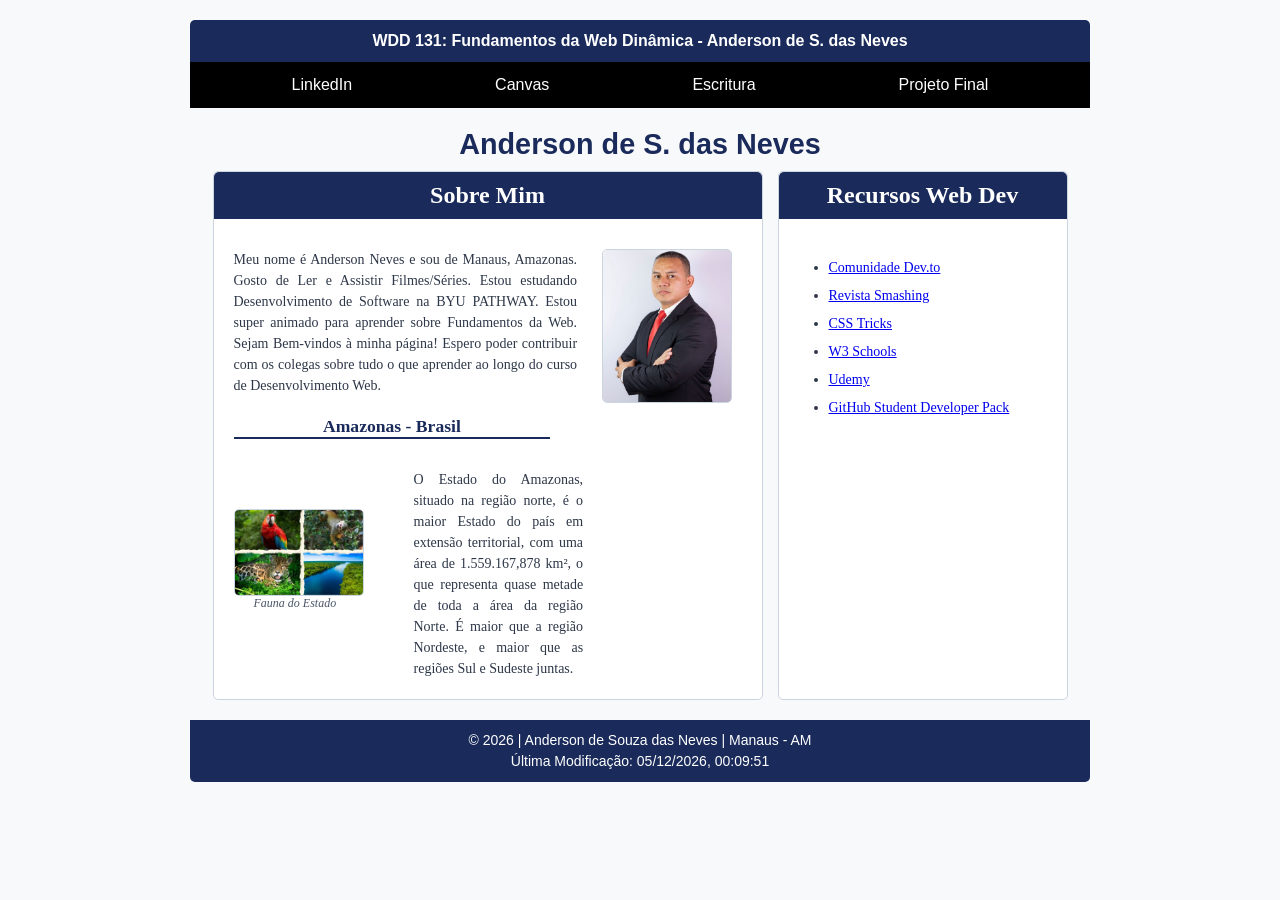
<file: index.html>
<!DOCTYPE html>
<html lang="pt-BR">
<head>
    <meta charset="UTF-8">
    <meta name="viewport" content="width=device-width, initial-scale=1.0">
    <title>WDD 131 - Fundamentos da Web Dinâmica - Anderson Neves</title>
    <meta name="description" content="Página principal da disciplina WDD131 - Fundamentos da Web Dinamica | Anderson de Souza das Neves">
    <meta name="author" content="Anderson Neves">
    <link href="estilos/base.css" rel="stylesheet" type="text/css">
    <script src="scripts/obterdatas.js" defer></script>

    <!-- Google Fonts -->
    <link rel="preconnect" href="https://fonts.googleapis.com">
    <link rel="preconnect" href="https://fonts.gstatic.com" crossorigin>
    <link href="https://fonts.googleapis.com/css2?family=Open+Sans:wght@400;600;700&family=Roboto:wght@300;400;700&display=swap%22" rel="stylesheet">

</head>    
<body>
    <header>
        <span id="course-title">WDD 131: Fundamentos da Web Dinâmica - Anderson de S. das Neves</span>
        <nav>
            <ul>
                <li><a href="https://www.linkedin.com/in/andersonneves/" target="_blank" rel="noopener">LinkedIn</a></li>
                <li><a href="https://byupw.instructure.com/" target="_blank">Canvas</a></li>
                <li><a href="https://www.churchofjesuschrist.org/study/scriptures/bofm/enos/1?lang=por&id=p12#p12" target="_blank" rel="noopener">Escritura</a></li>
                <li><a href="wwr" target="_blank">Projeto Final</a></li>
            </ul>
        </nav>
    </header>
    <main>
        <h1>Anderson de S. das Neves</h1>
        <section class="card" id="sobre-mim">
            <h2>Sobre Mim</h2>
            <p>Meu nome é Anderson Neves e sou de Manaus, Amazonas. Gosto de Ler e Assistir
            Filmes/Séries. Estou estudando Desenvolvimento de Software na BYU PATHWAY. Estou super animado para aprender sobre Fundamentos da Web. 
            Sejam Bem-vindos à minha página! Espero poder contribuir com os colegas sobre tudo o que aprender ao longo do curso de Desenvolvimento Web.</p>
            <img src="imagens/perfil.jpg" alt="Pefil Anderson Neves">
            <div class="meu-estado">
                <h3>Amazonas - Brasil</h3>
                <div class="box-amazonas">
                    <figure>
                    <img src="imagens/amazonas.jpg" alt="Estado do Amazonas">
                        <figcaption>Fauna do Estado</figcaption>
                    </figure>
                    <p>O Estado do Amazonas, situado na região norte, é o maior Estado do país em extensão
                    territorial, com uma área de 1.559.167,878 km², o que representa quase metade de toda a área da região Norte. É maior que a região Nordeste, e maior
                    que as regiões Sul e Sudeste juntas.</p>
                </div>
            </div>            
        </section>
        <section class="card" id="recursos">
            <h2>Recursos Web Dev</h2>
            <ul>
               <li><a href="https://dev.to/" target="_blank" rel="noopener">Comunidade Dev.to</a></li>
               <li><a href="https://www.smashingmagazine.com/" target="_blank" rel="noopener">Revista Smashing</a></li>
               <li><a href="https://css-tricks.com/" target="_blank" rel="noopener">CSS Tricks</a></li>
               <li><a href="https://www.w3schools.com/" target="_blank" rel="noopener">W3 Schools</a></li>
               <li><a href="https://www.udemy.com/?utm_medium=na&gad_source=1" target="_blank" rel="noopener">Udemy</a></li>
               <li><a href="https://education.github.com/pack" target="_blank" rel="noopener">GitHub Student Developer Pack</a></li>
            </ul>
        </section>

    </main>
    <footer>
        <p>&copy; <span id="anoAtual"></span> | Anderson de Souza das Neves | Manaus - AM</p>
        <p id="ultimaModificacao">Última modificação: <span id="dataModificacao"></span></p>
    </footer>
</body>
</html>
</file>
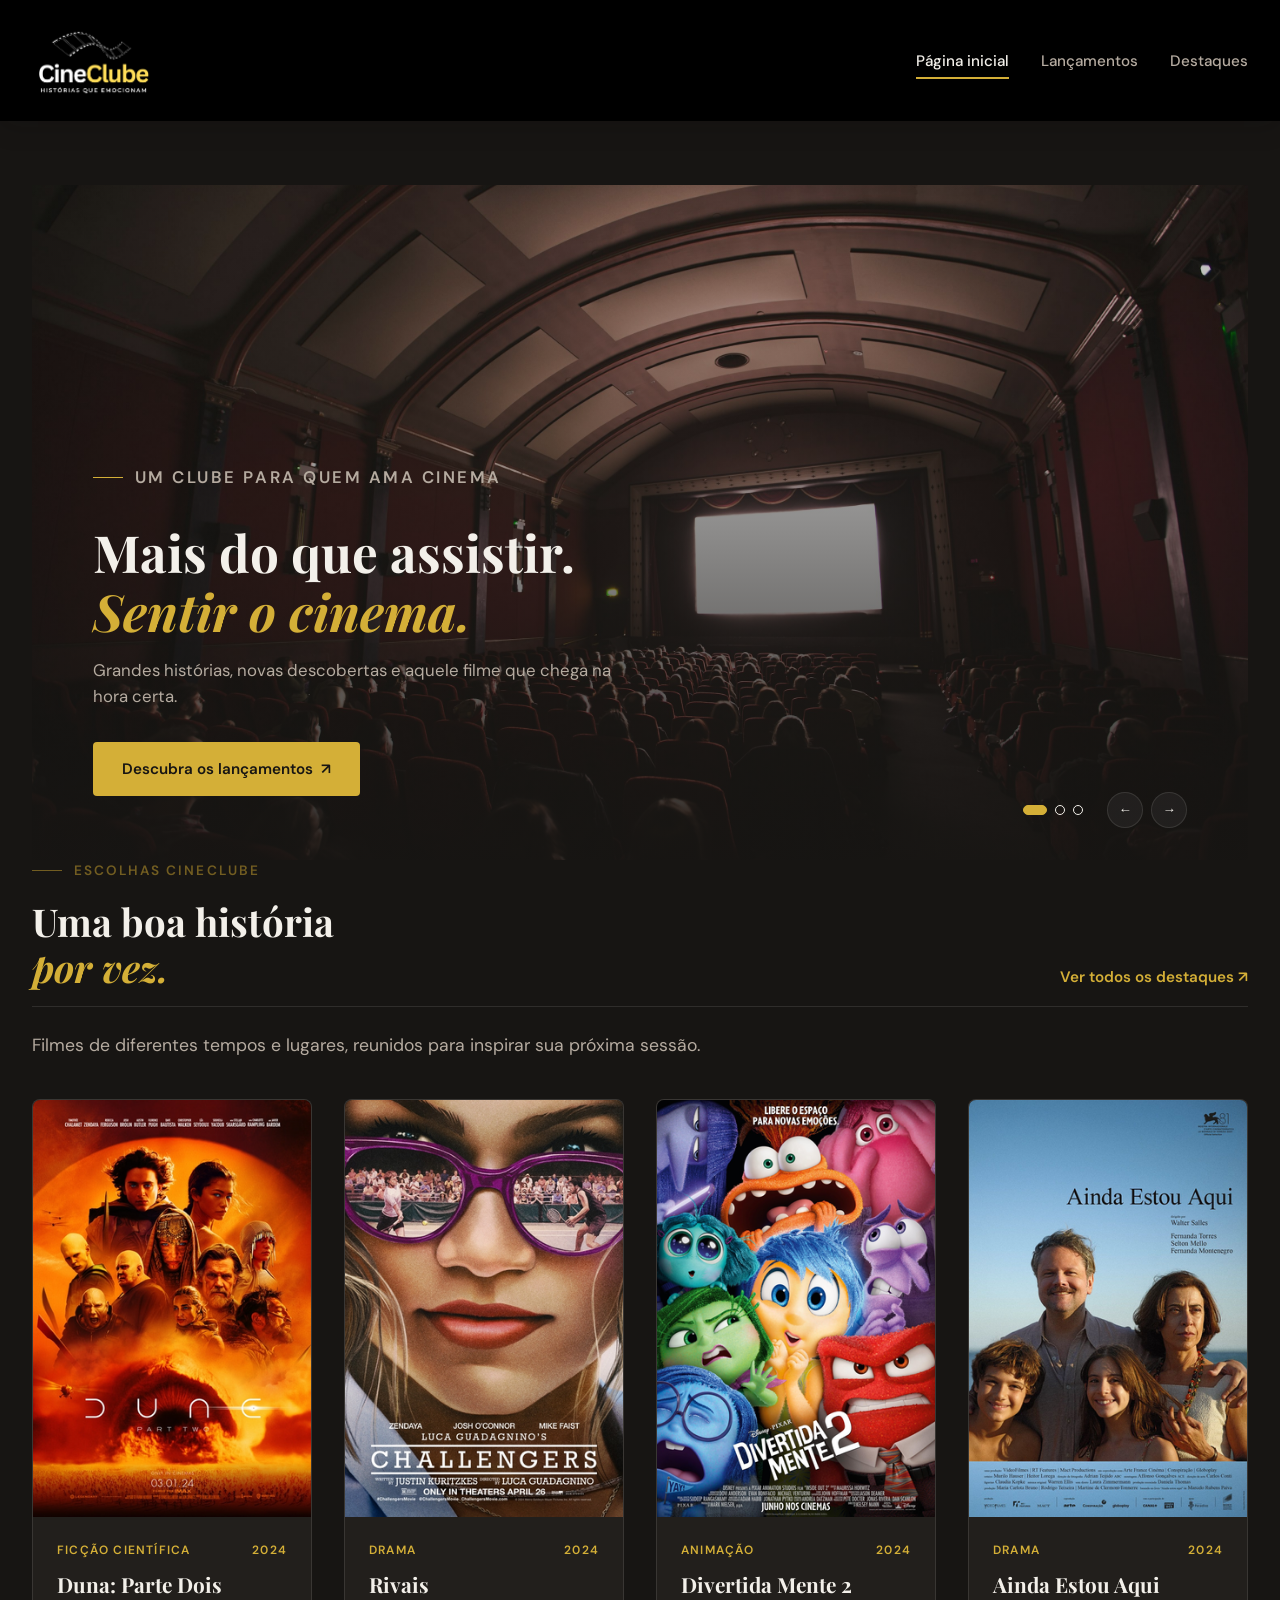
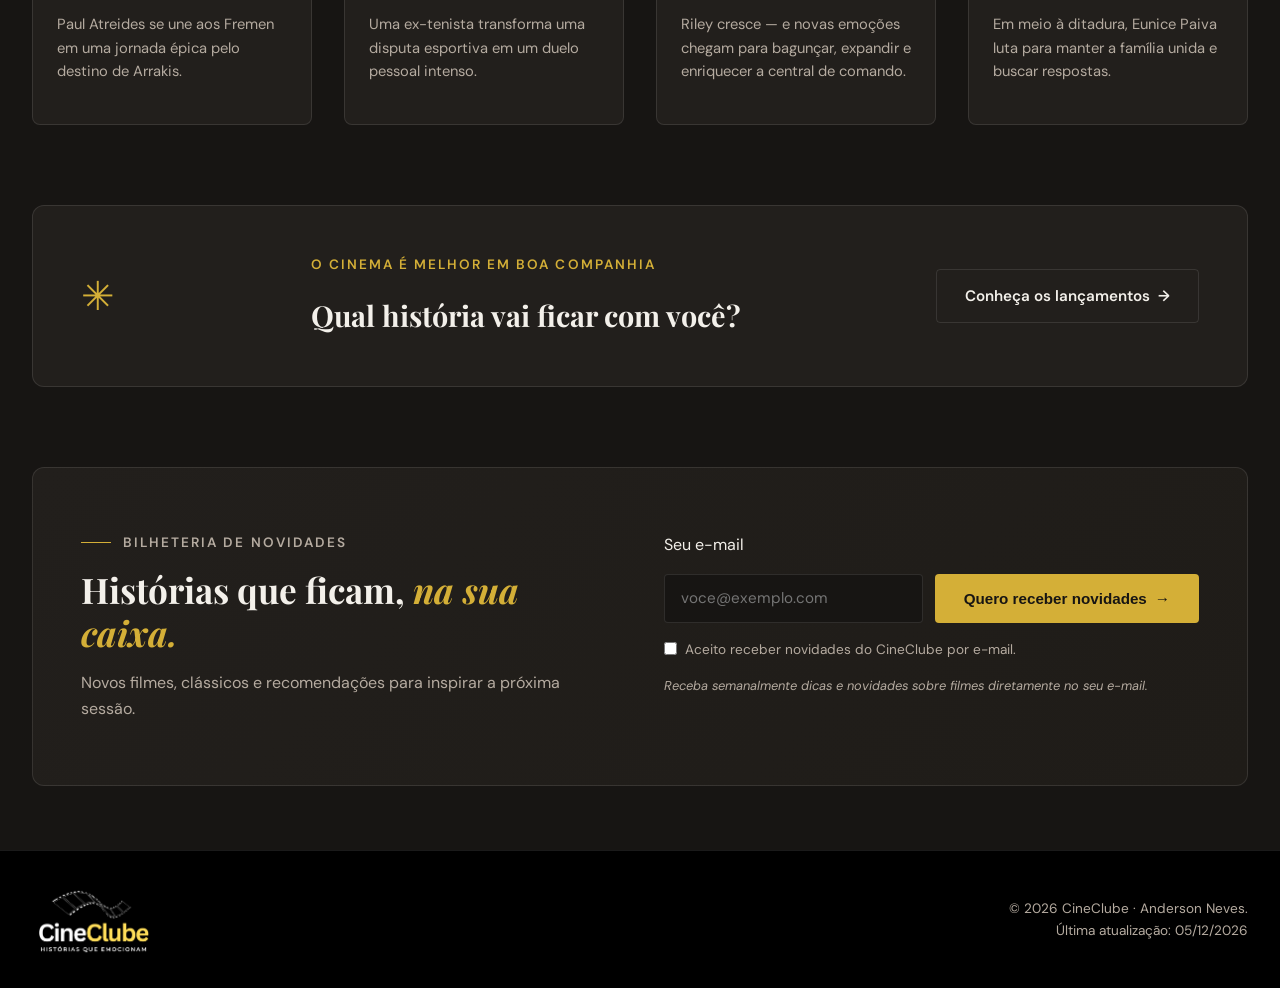
<file: projeto/index.html>
<!doctype html>
<html lang="pt-BR">
<head>
  <meta charset="utf-8">
  <meta name="viewport" content="width=device-width, initial-scale=1">
  <meta name="theme-color" content="#171513">
  <meta name="description" content="Uma página de dicas de filmes para quem ama o cinema. Descubra clássicos e novidades no CineClube.">
  <meta name="author" content="Anderson de Souza das Neves">
  <title>CineClube — Histórias que emocionam</title>
  <link rel="preconnect" href="https://fonts.googleapis.com">
  <link rel="preconnect" href="https://fonts.gstatic.com" crossorigin>
  <link href="https://fonts.googleapis.com/css2?family=DM+Sans:wght@400;500;600;700&family=Playfair+Display:ital,wght@0,600;0,700;1,600;1,700&display=swap" rel="stylesheet">
  <link rel="stylesheet" href="estilos/cineclube.css">
  <script src="scripts/cineclube.js" defer></script>
</head>
<body data-page="home">
  <header class="site-header">
    <div class="header-inner">
      <a class="brand" href="index.html" aria-label="CineClube — Página inicial">
        <img src="imagens/logo.png" alt="Logotipo da empresa CineClube" width="120" height="40" loading="eager">
      </a>
      <button class="menu-toggle" id="menu-button" type="button" aria-label="Abrir menu" aria-controls="menu" aria-expanded="false">
        <span class="menu-icon" aria-hidden="true">☰</span>
      </button>
      <nav class="site-nav" id="menu" aria-label="Navegação principal">
        <ul>
          <li><a href="index.html" data-page-link="home" aria-current="page">Página inicial</a></li>
          <li><a href="lancamentos.html" data-page-link="launches">Lançamentos</a></li>
          <li><a href="destaques.html" data-page-link="highlights">Destaques</a></li>
        </ul>
      </nav>
    </div>
  </header>

  <main id="conteudo" class="site-main">
    <!-- Hero Carousel -->
    <section class="hero-carousel" data-carousel aria-roledescription="carrossel" aria-label="Filmes em destaque no CineClube">
      <div class="hero-slides" id="hero-slides">
        <article class="hero-slide is-active" data-slide aria-roledescription="slide" aria-label="1 de 3" aria-hidden="false">
          <img class="hero-image" src="imagens/sala-classica.jpg" alt="Sala de cinema clássica com poltronas vermelhas e tela iluminada" width="1200" height="600" loading="eager">
          <div class="hero-shade"></div>
          <div class="hero-content">
            <p class="eyebrow"><span class="eyebrow-line"></span>Um clube para quem ama cinema</p>
            <h1>Mais do que assistir.<br><em>Sentir o cinema.</em></h1>
            <p>Grandes histórias, novas descobertas e aquele filme que chega na hora certa.</p>
            <a class="button button-gold" href="lancamentos.html">Descubra os lançamentos <span aria-hidden="true">↗</span></a>
          </div>
        </article>
        <article class="hero-slide" data-slide aria-roledescription="slide" aria-label="2 de 3" aria-hidden="true">
          <img class="hero-image" src="imagens/sala-escura.jpg" alt="Fileiras de poltronas em uma sala de cinema escura" width="1200" height="600" loading="lazy">
          <div class="hero-shade"></div>
          <div class="hero-content">
            <p class="eyebrow"><span class="eyebrow-line"></span>Para a próxima sessão</p>
            <h2>Uma boa história<br><em>sempre encontra você.</em></h2>
            <p>Deixe a curiosidade escolher. A próxima grande descoberta está a um play de distância.</p>
            <a class="button button-gold" href="destaques.html">Explore os destaques <span aria-hidden="true">↗</span></a>
          </div>
        </article>
        <article class="hero-slide" data-slide aria-roledescription="slide" aria-label="3 de 3" aria-hidden="true">
          <img class="hero-image" src="imagens/sessao-cheia.jpg" alt="Público reunido em uma sessão de cinema" width="1200" height="600" loading="lazy">
          <div class="hero-shade"></div>
          <div class="hero-content">
            <p class="eyebrow"><span class="eyebrow-line"></span>Clássicos e novidades</p>
            <h2>O filme termina.<br><em>A conversa continua.</em></h2>
            <p>Uma seleção feita para rever, descobrir e compartilhar — sem perder a magia da tela grande.</p>
            <a class="button button-gold" href="destaques.html">Encontre seu próximo filme <span aria-hidden="true">↗</span></a>
          </div>
        </article>
      </div>
      <div class="carousel-controls">
        <div class="carousel-dots" aria-label="Escolher slide">
          <button class="carousel-dot is-active" type="button" data-slide-to="0" aria-label="Mostrar slide 1 de 3" aria-pressed="true"></button>
          <button class="carousel-dot" type="button" data-slide-to="1" aria-label="Mostrar slide 2 de 3" aria-pressed="false"></button>
          <button class="carousel-dot" type="button" data-slide-to="2" aria-label="Mostrar slide 3 de 3" aria-pressed="false"></button>
        </div>
        <div class="carousel-arrows">
          <button class="carousel-arrow" type="button" data-carousel-prev aria-label="Slide anterior"><span aria-hidden="true">←</span></button>
          <button class="carousel-arrow" type="button" data-carousel-next aria-label="Próximo slide"><span aria-hidden="true">→</span></button>
        </div>
      </div>
      <p class="visually-hidden" data-carousel-status aria-live="polite" aria-atomic="true">Slide 1 de 3</p>
    </section>

    <!-- Escolhas CineClube -->
    <section class="content-section" aria-labelledby="home-films-title">
      <div class="section-heading">
        <div>
          <p class="eyebrow eyebrow-dark"><span class="eyebrow-line"></span>Escolhas CineClube</p>
          <h2 id="home-films-title">Uma boa história<br><em>por vez.</em></h2>
        </div>
        <a class="text-link" href="destaques.html">Ver todos os destaques <span aria-hidden="true">↗</span></a>
      </div>
      <p class="section-intro">Filmes de diferentes tempos e lugares, reunidos para inspirar sua próxima sessão.</p>
      
      <!-- Grade preenchida dinamicamente via JS -->
      <div class="film-grid" id="filmesLancamentosGrid"></div>
    </section>

    <section class="editorial-callout" aria-labelledby="callout-title">
      <div class="callout-mark" aria-hidden="true">✳</div>
      <div>
        <p class="eyebrow">O cinema é melhor em boa companhia</p>
        <h2 id="callout-title">Qual história vai ficar com você?</h2>
      </div>
      <a class="button button-outline" href="lancamentos.html">Conheça os lançamentos <span aria-hidden="true">→</span></a>
    </section>

    <!-- Formulário Newsletter -->
    <section class="newsletter-section" aria-labelledby="newsletter-title">
      <div class="newsletter-copy">
        <p class="eyebrow"><span class="eyebrow-line"></span>Bilheteria de novidades</p>
        <h2 id="newsletter-title">Histórias que ficam, <em>na sua caixa.</em></h2>
        <p>Novos filmes, clássicos e recomendações para inspirar a próxima sessão.</p>
      </div>
      <form class="newsletter-form" data-newsletter-form>
        <label for="newsletter-email">Seu e-mail</label>
        <div class="newsletter-fields">
          <input id="newsletter-email" name="email" type="email" autocomplete="email" placeholder="voce@exemplo.com" aria-describedby="newsletter-note newsletter-status" required>
          <button class="button button-gold" type="submit">Quero receber novidades <span aria-hidden="true">→</span></button>
        </div>
        <label class="newsletter-consent">
          <input name="consent" type="checkbox" required>
          <span>Aceito receber novidades do CineClube por e-mail.</span>
        </label>
        <p class="newsletter-note" id="newsletter-note">Receba semanalmente dicas e novidades sobre filmes diretamente no seu e-mail.</p>
        <p class="newsletter-status" id="newsletter-status" data-newsletter-status role="status" aria-live="polite"></p>
      </form>
    </section>

    <!-- Modal de Confirmação -->
    <div class="modal-overlay" id="successModal" aria-hidden="true" role="dialog" aria-labelledby="modalTitle">
      <div class="modal-card">
        <div class="modal-icon" aria-hidden="true">👍</div>
        <h3 class="modal-title" id="modalTitle">Inscrição Confirmada!</h3>
        <p class="modal-body" id="modalContent">
          Obrigado por se juntar ao CineClube. Em breve, você receberá novidades e recomendações de filmes no seu e-mail!
        </p>
        <button class="modal-close-btn" id="closeModalBtn" type="button">Fechar</button>
      </div>
    </div>
  </main>

  <footer class="site-footer">
    <div class="footer-inner">
      <a class="brand brand-footer" href="index.html" aria-label="CineClube — Página inicial">
        <img src="imagens/logo.png" alt="Logotipo da empresa CineClube" width="120" height="40" loading="lazy">
      </a>
      <div class="footer-copy">
        <p>© <span id="anoAtual"></span> CineClube · Anderson Neves.</p>
        <p>Última atualização: <time id="dataModificacao"></time></p>
      </div>
    </div>
  </footer>
</body>
</html>
</file>
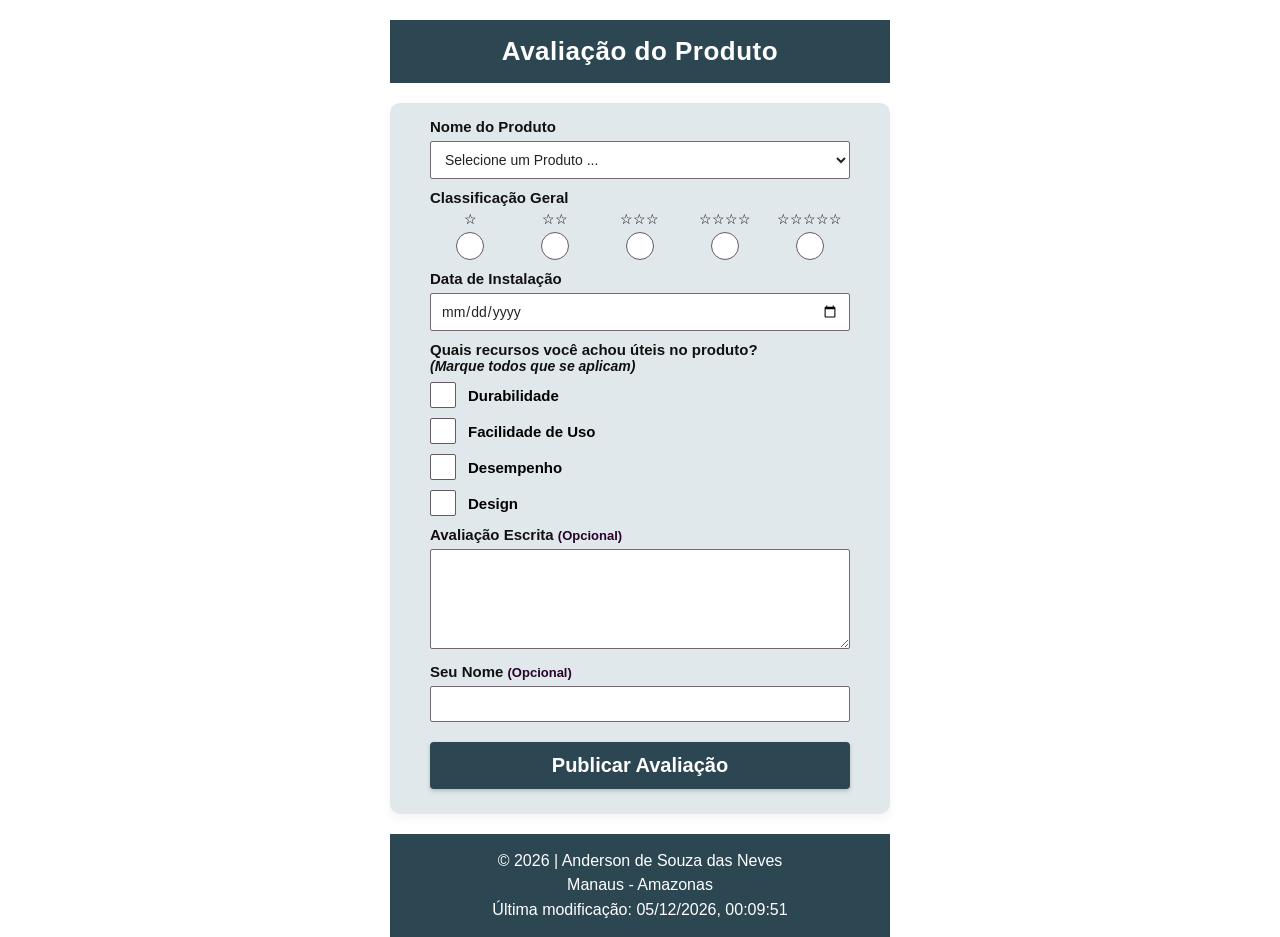
<file: formulario.html>
<!DOCTYPE html>
<html lang="pt-BR">
<head>
    <meta charset="UTF-8">
    <meta name="viewport" content="width=device-width, initial-scale=1.0">
    <title>Avaliação do Produto</title>
    <meta name="description" content="Formulário interativo de avaliação de produtos para envio de opiniões e classificações do usuário.">
    <meta name="author" content="Anderson Neves">
    <link href="estilos/formulario.css" rel="stylesheet"> 
    <script src="scripts/formulario.js" defer></script>
</head>
<body>

    <header class="header-banner">
        <h1>Avaliação do Produto</h1>
    </header>

    <main class="form-container">
        <form id="evaluationForm" action="avaliacao.html" method="get" novalidate>
            
            <!-- Nome do Produto (Populando via JS) -->
            <div class="form-group">
                <label for="productSelect" class="form-label">Nome do Produto</label>
                <select id="productSelect" name="product" required>
                    <option value="" selected disabled hidden>Selecione um Produto ...</option>
                </select>
                <div class="error-message" id="productError">Por favor, selecione um produto.</div>
            </div>

            <!-- Classificação Geral -->
            <div class="form-group">
                <span class="form-label">Classificação Geral</span>
                <div class="rating-grid">
                    <div class="rating-item">
                        <label for="rating1" class="rating-stars">☆</label>
                        <input type="radio" id="rating1" name="rating" value="1" class="custom-radio" required aria-label="1 Estrela">
                    </div>
                    <div class="rating-item">
                        <label for="rating2" class="rating-stars">☆☆</label>
                        <input type="radio" id="rating2" name="rating" value="2" class="custom-radio" required aria-label="2 Estrelas">
                    </div>
                    <div class="rating-item">
                        <label for="rating3" class="rating-stars">☆☆☆</label>
                        <input type="radio" id="rating3" name="rating" value="3" class="custom-radio" required aria-label="3 Estrelas">
                    </div>
                    <div class="rating-item">
                        <label for="rating4" class="rating-stars">☆☆☆☆</label>
                        <input type="radio" id="rating4" name="rating" value="4" class="custom-radio" required aria-label="4 Estrelas">
                    </div>
                    <div class="rating-item">
                        <label for="rating5" class="rating-stars">☆☆☆☆☆</label>
                        <input type="radio" id="rating5" name="rating" value="5" class="custom-radio" required aria-label="5 Estrelas">
                    </div>
                </div>
                <div class="error-message" id="ratingError">Selecione uma classificação.</div>
            </div>

            <!-- Data de Instalação -->
            <div class="form-group">
                <label for="installDate" class="form-label">Data de Instalação</label>
                <input type="date" id="installDate" name="installDate" required>
                <div class="error-message" id="dateError">Por favor, informe a data de instalação.</div>
            </div>

            <!-- Recursos Úteis -->
            <div class="form-group">
                <label class="form-label label-recursos">Quais recursos você achou úteis no produto?</label>
                <span class="sub-label">(Marque todos que se aplicam)</span>
                
                <div class="checkbox-group">
                    <label for="resource-durabilidade" class="checkbox-item">
                        <input type="checkbox" id="resource-durabilidade" name="resources" value="Durabilidade" class="custom-checkbox">
                        <span class="checkbox-label">Durabilidade</span>
                    </label>
                    <label for="resource-facilidade" class="checkbox-item">
                        <input type="checkbox" id="resource-facilidade" name="resources" value="Facilidade de Uso" class="custom-checkbox">
                        <span class="checkbox-label">Facilidade de Uso</span>
                    </label>
                    <label for="resource-desempenho" class="checkbox-item">
                        <input type="checkbox" id="resource-desempenho" name="resources" value="Desempenho" class="custom-checkbox">
                        <span class="checkbox-label">Desempenho</span>
                    </label>
                    <label for="resource-design" class="checkbox-item">
                        <input type="checkbox" id="resource-design" name="resources" value="Design" class="custom-checkbox">
                        <span class="checkbox-label">Design</span>
                    </label>
                </div>
            </div>

            <!-- Avaliação Escrita -->
            <div class="form-group">
                <label for="writtenReview" class="form-label">
                    Avaliação Escrita <span class="optional">(Opcional)</span>
                </label>
                <textarea id="writtenReview" name="writtenReview"></textarea>
            </div>

            <!-- Seu Nome -->
            <div class="form-group">
                <label for="userName" class="form-label">
                    Seu Nome <span class="optional">(Opcional)</span>
                </label>
                <input type="text" id="userName" name="userName">
            </div>

            <!-- Botão Publicar -->
            <button type="submit" class="submit-btn">Publicar Avaliação</button>
        </form>
    </main>

    <!-- Modal de Confirmação -->
    <div class="modal-overlay" id="successModal">
        <div class="modal-card">
            <div class="modal-icon">👍</div>
            <div class="modal-title">Avaliação Enviada!</div>
            <div class="modal-body" id="modalContent">
                Sua avaliação foi registrada com sucesso. Obrigado pelo seu feedback!
            </div>
            <button class="modal-close-btn" id="closeModalBtn">Fechar</button>
        </div>
    </div>

    <footer class="footer-banner">
        <p>&copy; <span id="anoAtual"></span> | Anderson de Souza das Neves</p>
        <p>Manaus - Amazonas</p>
        <p id="ultimaModificacao">Última modificação: <span id="dataModificacao"></span></p>
    </footer>
</body>
</html>
</file>
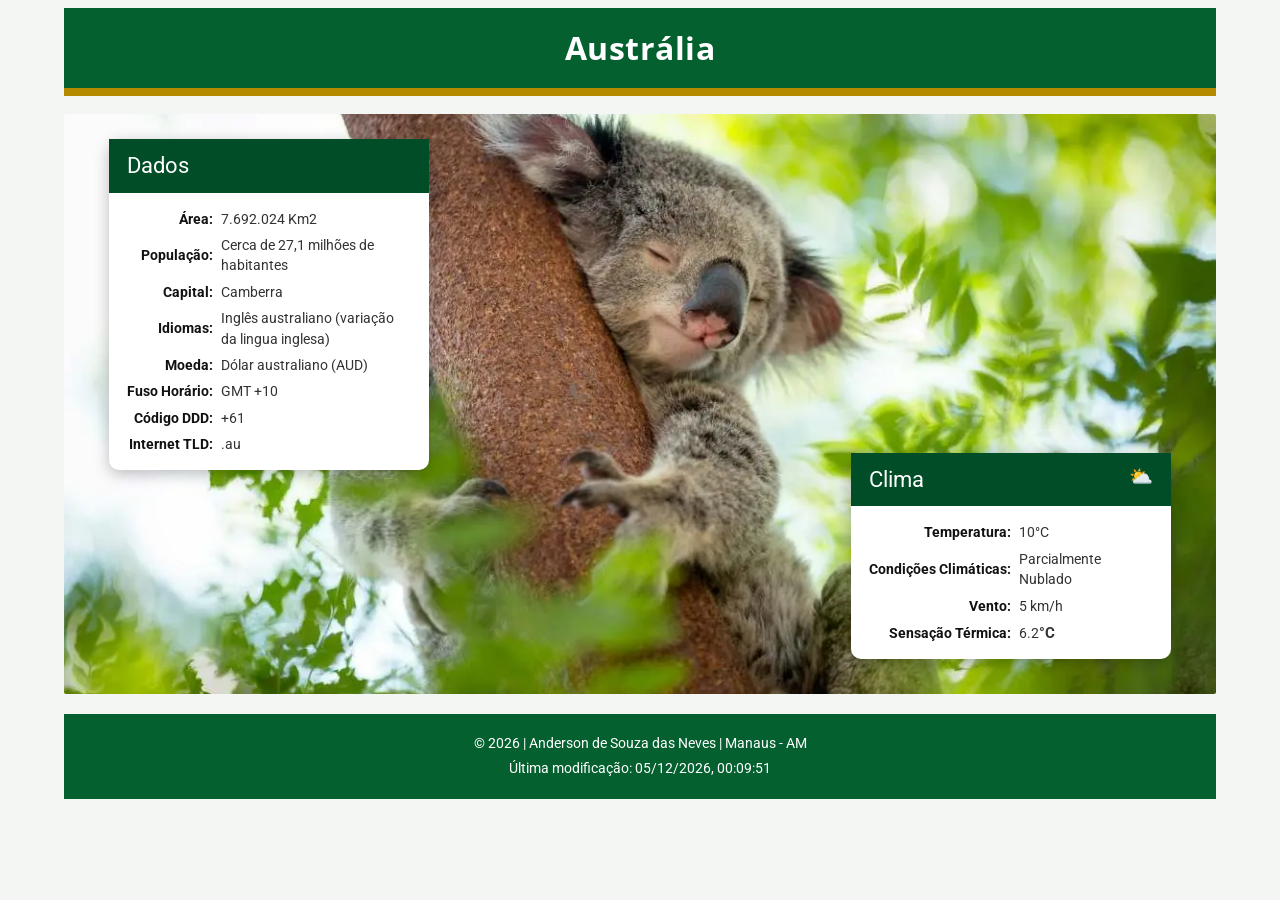
<file: local.html>
<!DOCTYPE html>
<html lang="pt-BR">
<head>
    <meta charset="UTF-8">
    <meta name="viewport" content="width=device-width, initial-scale=1.0">
    <title>Austrália - Um Lugar Fantástico</title>
    <meta name="description" content="Página principal sobre a Austrália, um país maravilhoso para se conhecer.">
    <meta name="author" content="Anderson Neves">
    <link rel="preconnect" href="https://fonts.googleapis.com">
    <link rel="preconnect" href="https://fonts.gstatic.com" crossorigin>
    <link href="https://fonts.googleapis.com/css2?family=Open+Sans:wght@400;600;700&family=Roboto:wght@300;400;700&display=swap" rel="stylesheet">
    <link href="estilos/local.css" rel="stylesheet">
    <link href="estilos/local-grande.css" rel="stylesheet">
    <script src="scripts/local.js" defer></script>
</head>
<body>
    <header class="box-header">
        <h1>Austrália</h1>
    </header>
    <main>
        <div class="hero-image">
            <picture>
                <source srcset="imagens/coala-grande.webp" media="(min-width: 1000px)">
                <source srcset="imagens/coala-medio.webp" media="(min-width: 640px)">
                <img src="imagens/coala-pequeno.webp" alt="Coala - Animal Nativo da Austrália" width="400" height="200">
            </picture>      
        </div>
        <section class="dados">
            <h2>Dados</h2>
            <h3>Área:</h3> 
            <p>7.692.024 Km2</p>
            <h3>População:</h3> 
            <p>Cerca de 27,1 milhões de habitantes</p>
            <h3>Capital:</h3> 
            <p>Camberra</p>
            <h3>Idiomas:</h3> 
            <p>Inglês australiano (variação da lingua inglesa)</p>
            <h3>Moeda:</h3> 
            <p>Dólar australiano (AUD)</p>
            <h3>Fuso Horário:</h3> 
            <p>GMT +10</p>
            <h3>Código DDD:</h3> 
            <p>+61</p>
            <h3>Internet TLD:</h3> 
            <p>.au</p>
        </section>
        <section class="dados">
            <h2>Clima</h2>
            <img src="imagens/previsao.svg" alt="ícone de previsão do tempo" width="50">
            <h3>Temperatura:</h3> 
            <p>10°C</p>
            <h3>Condições Climáticas:</h3> 
            <p>Parcialmente Nublado</p>
            <h3>Vento:</h3> 
            <p>5 km/h</p>
            <h3>Sensação Térmica:</h3> 
            <p><span id="sensacaoTermica"></span></p>
        </section>
    </main>
    <footer>
        <p>&copy; <span id="anoAtual"></span> | Anderson de Souza das Neves | Manaus - AM</p>
        <p id="ultimaModificacao">Última modificação: <span id="dataModificacao"></span></p>
    </footer>    
</body>
</html>
</file>
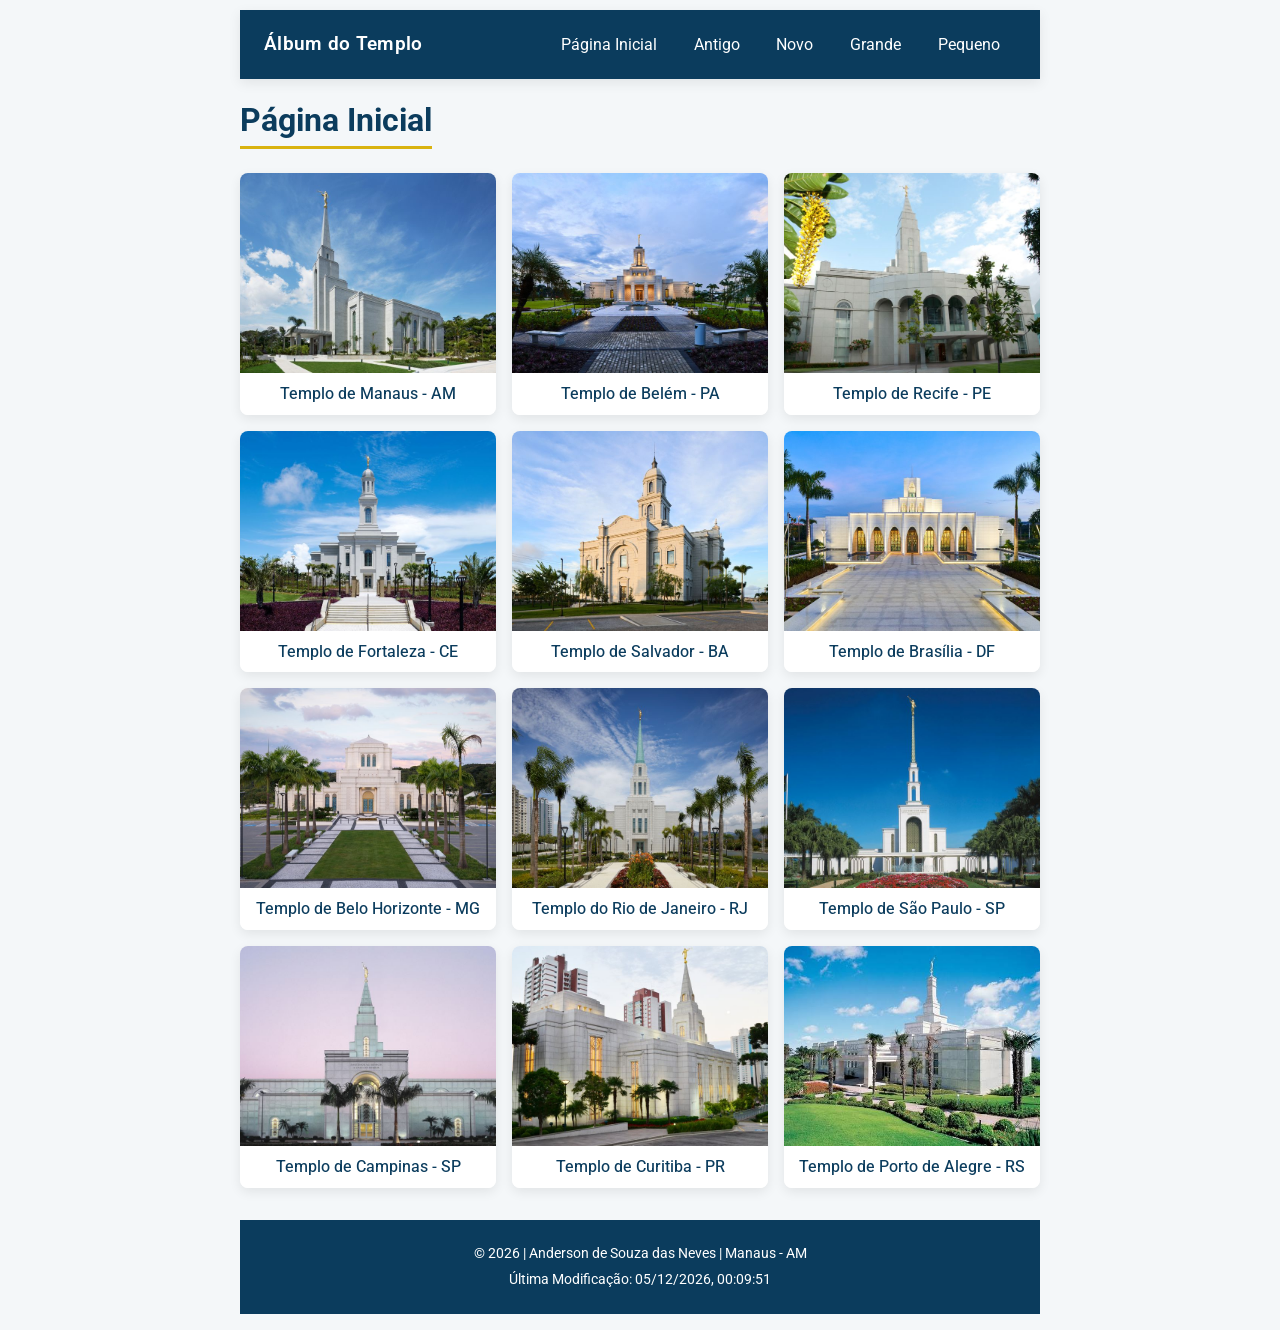
<file: templos.html>
<!DOCTYPE html>
<html lang="pt-BR">
<head>
    <meta charset="UTF-8">
    <meta name="viewport" content="width=device-width, initial-scale=1.0">
    <title>Álbum de foto dos Templos de a Igreja SUD no Brasil</title>
    <meta name="description" content="Página de Templos de a Igreja de Jesus Cristo dos Santos dos Últimos Dias no Brasil.">
    <meta name="author" content="Anderson Neves">
    <link href="estilos/templos.css" rel="stylesheet">
    <link href="estilos/templos-grande.css" rel="stylesheet">
    <script src="scripts/templos.js" defer></script>
   
     <!-- Google Fonts -->
    <link rel="preconnect" href="https://fonts.googleapis.com">
    <link rel="preconnect" href="https://fonts.gstatic.com" crossorigin>
    <link href="https://fonts.googleapis.com/css2?family=Open+Sans:wght@400;600;700&family=Roboto:wght@300;400;700&display=swap%22" rel="stylesheet">

</head>
<body>
    <header>
        <div class="box-header">
           <h1>Álbum do Templo</h1>
           <button id="menu-button" aria-label="Abrir menu">☰</button>
        </div>
        <nav>
            <ul id="menu">
                <li><a href="pagina-inicial.html" target="_blank">Página Inicial</a></li>
                <li><a href="antigo.html" target="_blank">Antigo</a></li>
                <li><a href="novo.html" target="_blank">Novo</a></li>
                <li><a href="grande.html" target="_blank">Grande</a></li>
                <li><a href="pequeno.html" target="_blank">Pequeno</a></li>
            </ul>
        </nav>

    </header>
    <main>
        <h2 id="categoria">Página Inicial</h2>
        <div class="box-templos">
            <figure class="templos">
                <img src="imagens/manaus.jpeg" alt="Templo de Manaus - Amazonas">
                <figcaption>Templo de Manaus - AM</figcaption>
            </figure>
            <figure class="templos">
                <img src="imagens/belem.jpeg" alt="Templo de Belém - Pará">
                <figcaption>Templo de Belém - PA</figcaption>
            </figure>
            <figure class="templos">
                <img src="imagens/recife.jpeg" alt="Templo de Recife - Pernambuco">
                <figcaption>Templo de Recife - PE</figcaption>
            </figure>
            <figure class="templos">
                <img src="imagens/fortaleza.jpeg" alt="Templo de Fortaleza - Ceará">
                <figcaption>Templo de Fortaleza - CE</figcaption>
            </figure>
            <figure class="templos">
                <img src="imagens/salvador.jpeg" alt="Templo de Salvador - Bahia">
                <figcaption>Templo de Salvador - BA</figcaption>
            </figure>
            <figure class="templos">
                <img src="imagens/brasilia.jpeg" alt="Templo de Brasília - Distrito Federal">
                <figcaption>Templo de Brasília - DF</figcaption>
            </figure> 
            <figure class="templos">
                <img src="imagens/belo_horizonte.jpeg" alt="Templo de Belo Horizonte - Minas Gerais">
                <figcaption>Templo de Belo Horizonte - MG</figcaption>
            </figure>
            <figure class="templos">
                <img src="imagens/rio_de_janeiro.jpeg" alt="Templo do Rio de Janeiro - Rio de Janeiro">
                <figcaption>Templo do Rio de Janeiro - RJ</figcaption>
            </figure>
            <figure class="templos">
                <img src="imagens/sao_paulo.jpeg" alt="Templo de São Paulo - São Paulo">
                <figcaption>Templo de São Paulo - SP</figcaption>
            </figure>
            <figure class="templos">
                <img src="imagens/campinas.jpeg" alt="Templo de Campinas - São Paulo">
                <figcaption>Templo de Campinas - SP</figcaption>
            </figure>
            <figure class="templos">
                <img src="imagens/curitiba.jpeg" alt="Templo de Curitiba - Paraná">
                <figcaption>Templo de Curitiba - PR</figcaption>
            </figure>
            <figure class="templos">
                <img src="imagens/porto-alegre.jpg" alt="Templo de Porto Alegre - Rio Grande do Sul">
                <figcaption>Templo de Porto de Alegre - RS</figcaption>
            </figure>
        </div>
    </main>
    <footer>
       <p>&copy; <span id="anoAtual"></span> | Anderson de Souza das Neves | Manaus - AM</p>
       <p id="ultimaModificacao">Última modificação: <span id="dataModificacao"></span></p>
    </footer>
</body>
</html>
</file>
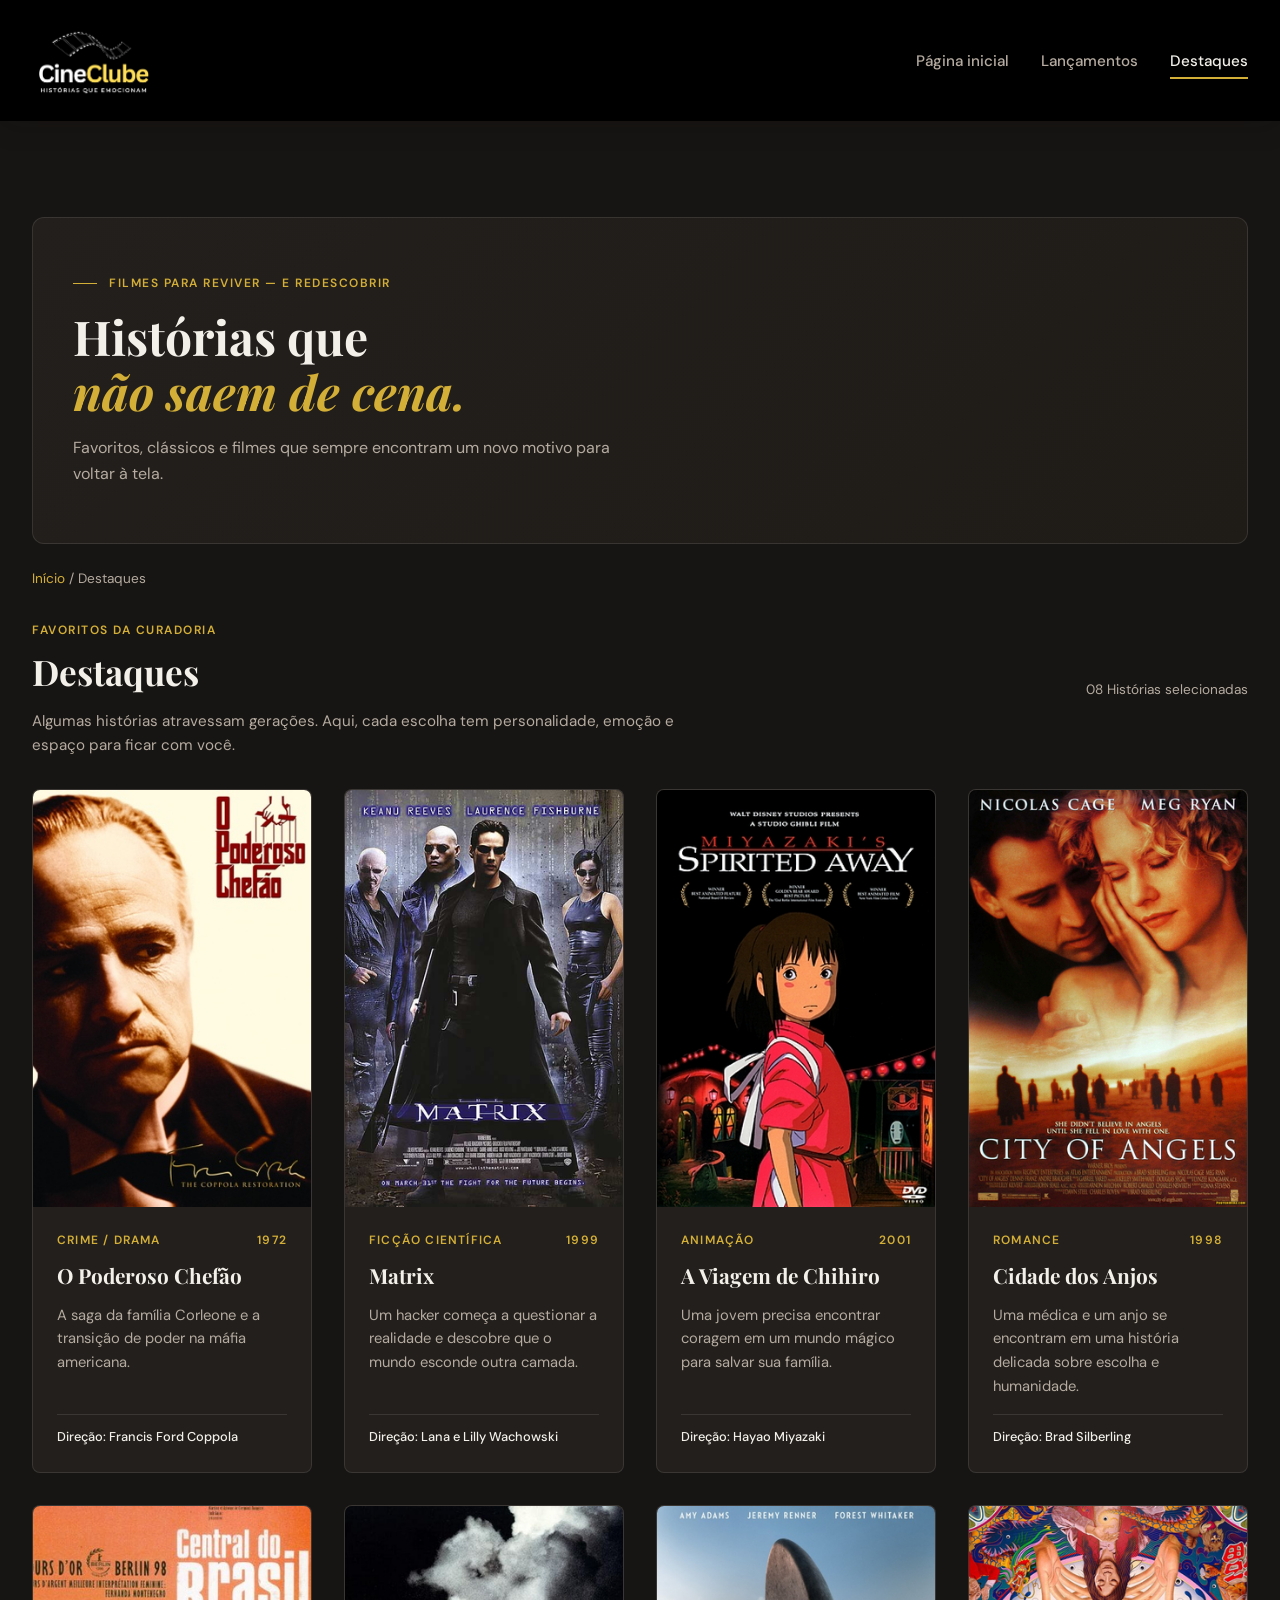
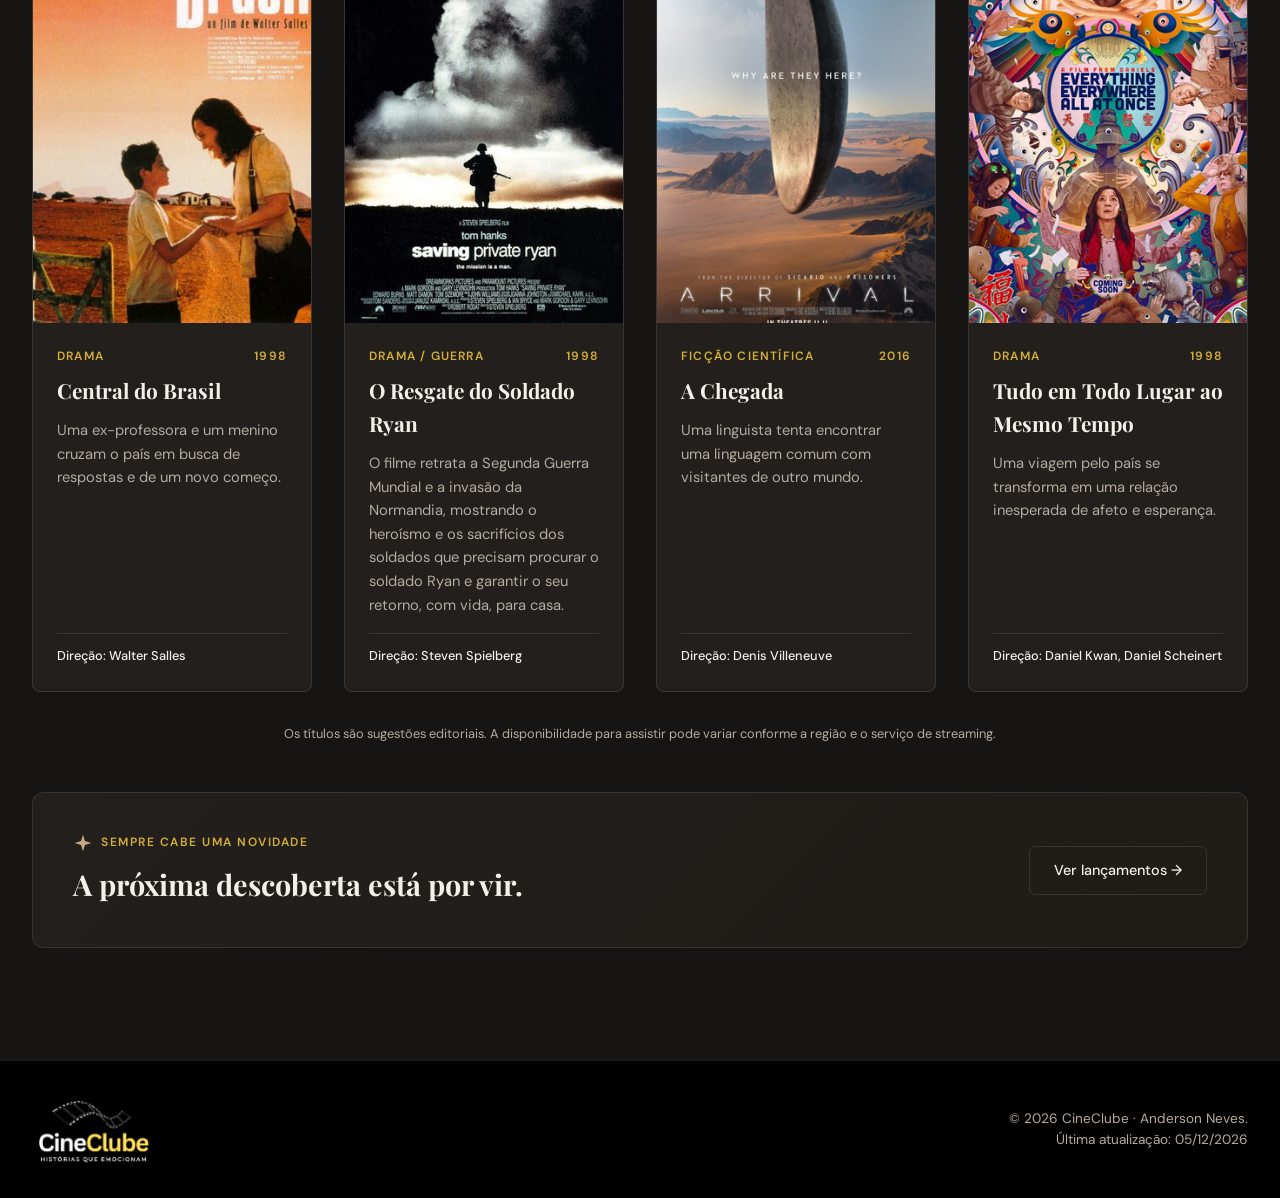
<file: projeto/destaques.html>
<!doctype html>
<html lang="pt-BR">
<head>
  <meta charset="utf-8">
  <meta name="viewport" content="width=device-width, initial-scale=1">
  <meta name="theme-color" content="#171513">
  <meta name="description" content="Uma seleção especial de filmes clássicos e favoritos da curadoria do CineClube.">
  <meta name="author" content="Anderson de Souza das Neves">
  <title>CineClube — Filmes em Destaque</title>
  <link rel="preconnect" href="https://fonts.googleapis.com">
  <link rel="preconnect" href="https://fonts.gstatic.com" crossorigin>
  <link href="https://fonts.googleapis.com/css2?family=DM+Sans:wght@400;500;600;700&family=Playfair+Display:ital,wght@0,600;0,700;1,600;1,700&display=swap" rel="stylesheet">
  <link rel="stylesheet" href="estilos/cineclube.css">
  <script src="scripts/cineclube.js" defer></script>
</head>
<body data-page="highlights">
  <header class="site-header">
    <div class="header-inner">
      <a class="brand" href="index.html" aria-label="CineClube — Página inicial">
        <img src="imagens/logo.png" alt="Logotipo da empresa CineClube" width="120" height="40" loading="eager">
      </a>
      <button class="menu-toggle" id="menu-button" type="button" aria-label="Abrir menu" aria-controls="menu" aria-expanded="false">
        <span class="menu-icon" aria-hidden="true">☰</span>
      </button>
      <nav class="site-nav" id="menu" aria-label="Navegação principal">
        <ul>
          <li><a href="index.html" data-page-link="home">Página inicial</a></li>
          <li><a href="lancamentos.html" data-page-link="launches">Lançamentos</a></li>
          <li><a href="destaques.html" data-page-link="highlights" aria-current="page">Destaques</a></li>
        </ul>
      </nav>
    </div>
  </header>

  <main class="main-content container site-main">
    <!-- Hero Banner -->
    <section class="hero-banner">
      <div class="hero-badge">
        <span class="line"></span>
        <span>FILMES PARA REVIVER — E REDESCOBRIR</span>
      </div>
      <h1>Histórias que<br><em>não saem de cena.</em></h1>
      <p>Favoritos, clássicos e filmes que sempre encontram um novo motivo para voltar à tela.</p>
    </section>

    <!-- Breadcrumb -->
    <nav class="breadcrumb" aria-label="Navegação estrutural">
      <a href="index.html">Início</a> / <span aria-current="page">Destaques</span>
    </nav>

    <!-- Seção Destaques -->
    <section class="destaques-section" aria-labelledby="highlights-title">
      <div class="section-header-top">
        <div class="section-titles">
          <span class="sub-label">FAVORITOS DA CURADORIA</span>
          <h2 id="highlights-title">Destaques</h2>
        </div>
        <span class="counter" id="destaquesCounter">Carregando histórias...</span>
      </div>
      <p class="section-desc">Algumas histórias atravessam gerações. Aqui, cada escolha tem personalidade, emoção e espaço para ficar com você.</p>

      <!-- Grid de Cards (Preenchido dinamicamente via JavaScript) -->
      <div class="cards-grid" id="moviesGrid"></div>

      <p class="editorial-notice">Os títulos são sugestões editoriais. A disponibilidade para assistir pode variar conforme a região e o serviço de streaming.</p>
    </section>

    <!-- CTA Bottom Banner -->
    <section class="cta-banner">
      <div class="cta-content">
        <div class="cta-sparkle">
          <svg width="20" height="20" viewBox="0 0 24 24" fill="none" xmlns="http://www.w3.org/2000/svg" aria-hidden="true">
            <path d="M12 2L14.39 9.61L22 12L14.39 14.39L12 22L9.61 14.39L2 12L9.61 9.61L12 2Z" fill="#C5A880"/>
          </svg>
          <span>SEMPRE CABE UMA NOVIDADE</span>
        </div>
        <h3>A próxima descoberta está por vir.</h3>
      </div>
      <a href="lancamentos.html" class="cta-button">Ver lançamentos &rarr;</a>
    </section>
  </main>

  <footer class="site-footer">
    <div class="footer-inner">
      <a class="brand brand-footer" href="index.html" aria-label="CineClube — Página inicial">
        <img src="imagens/logo.png" alt="Logotipo da empresa CineClube" width="120" height="40" loading="lazy">
      </a>
      <div class="footer-copy">
        <p>© <span id="anoAtual"></span> CineClube · Anderson Neves.</p>
        <p>Última atualização: <time id="dataModificacao"></time></p>
      </div>
    </div>
  </footer>
</body>
</html>
</file>
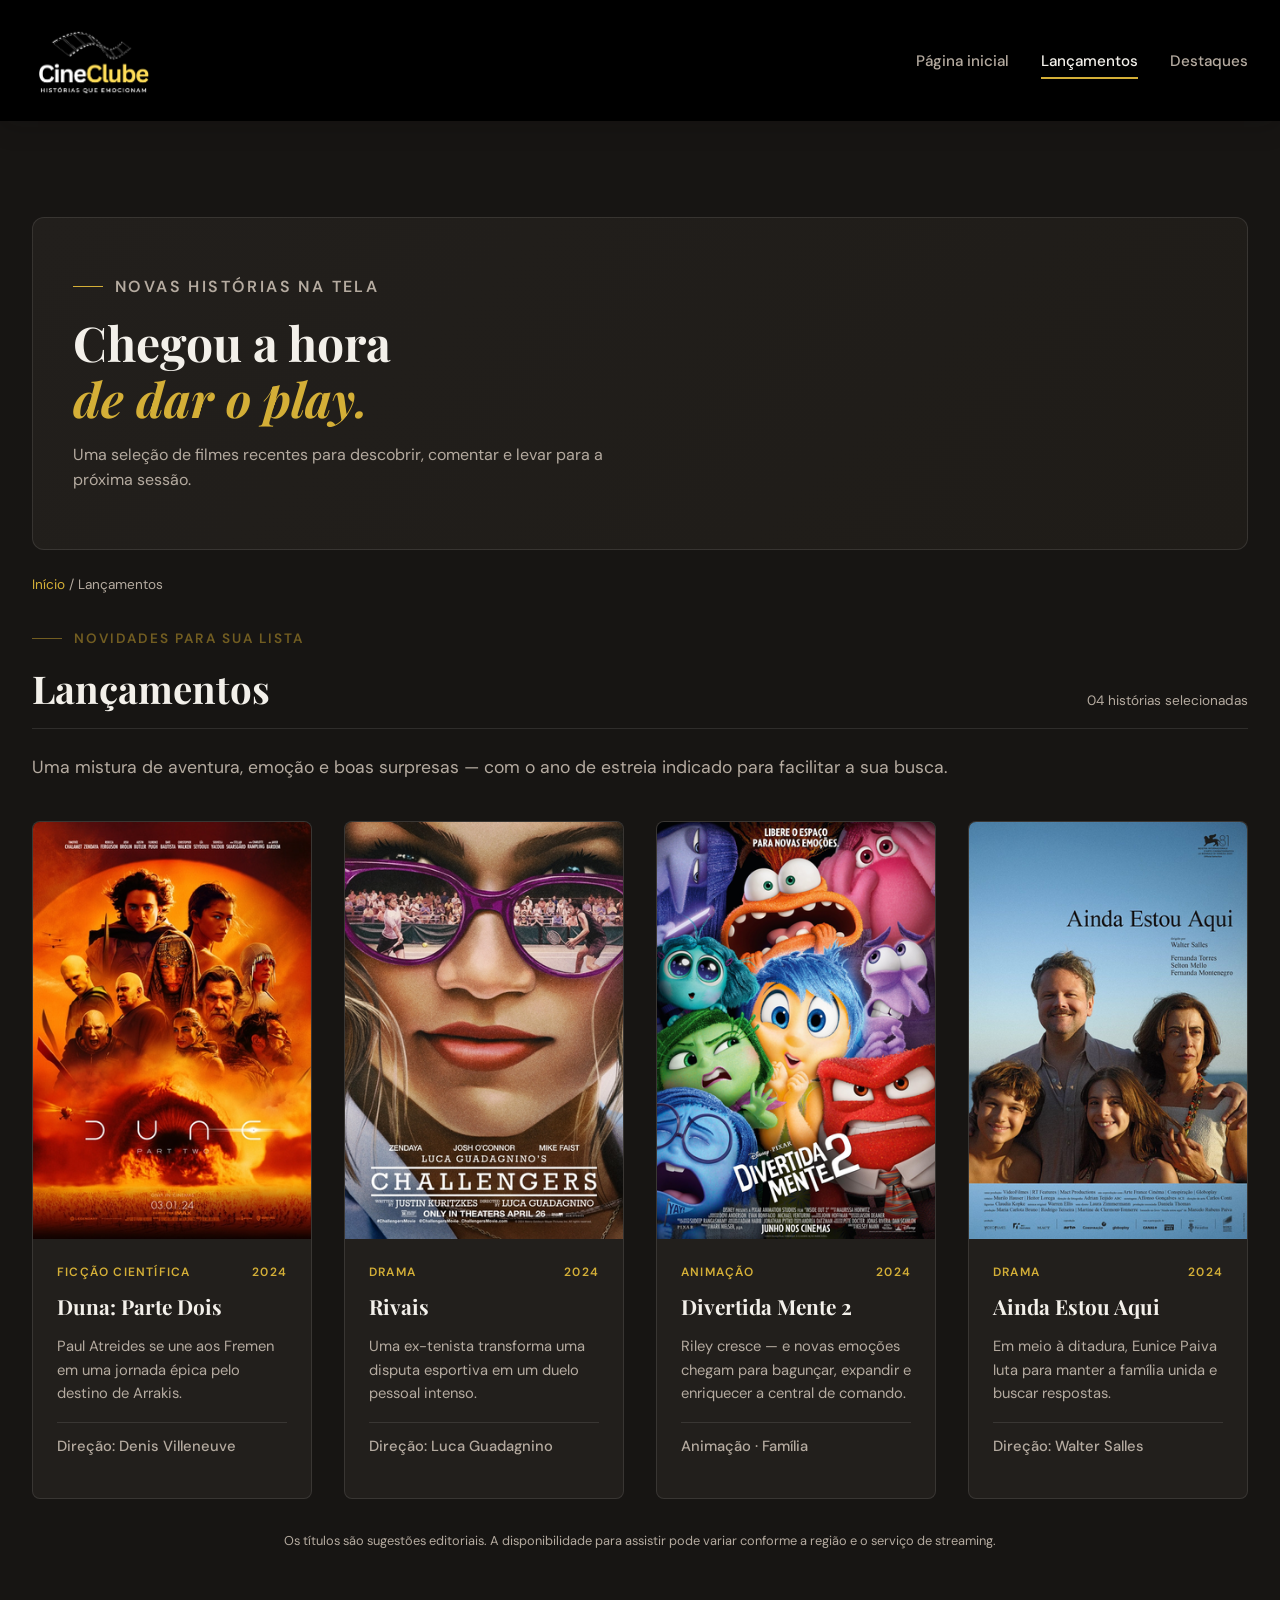
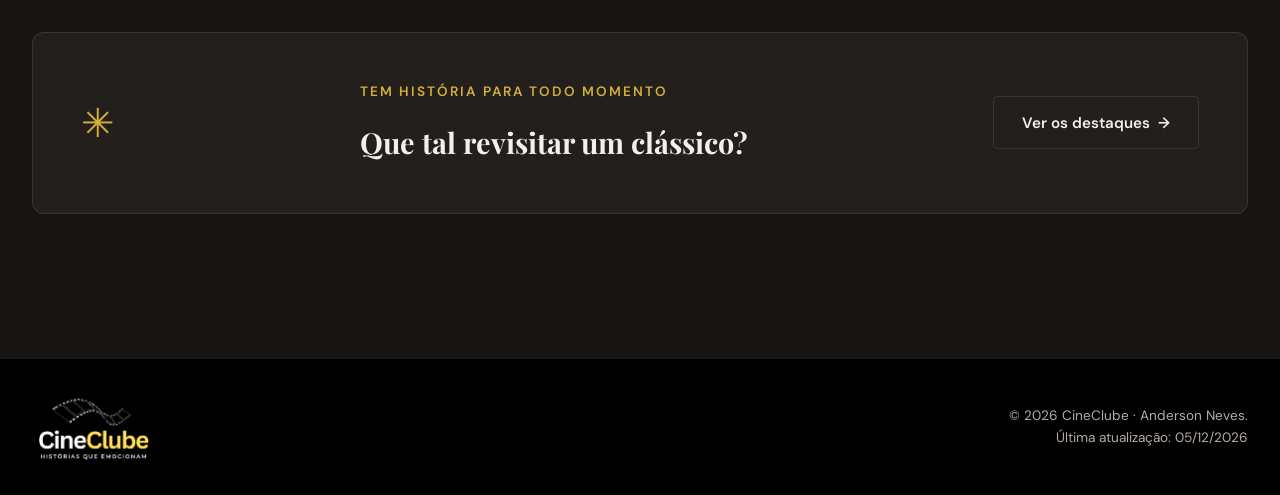
<file: projeto/lancamentos.html>
<!doctype html>
<html lang="pt-BR">
<head>
  <meta charset="utf-8">
  <meta name="viewport" content="width=device-width, initial-scale=1">
  <meta name="theme-color" content="#171513">
  <meta name="description" content="Confira os últimos lançamentos e novidades do cinema no CineClube.">
  <meta name="author" content="Anderson de Souza das Neves">
  <title>CineClube — Lançamentos</title>
  <link rel="preconnect" href="https://fonts.googleapis.com">
  <link rel="preconnect" href="https://fonts.gstatic.com" crossorigin>
  <link href="https://fonts.googleapis.com/css2?family=DM+Sans:wght@400;500;600;700&family=Playfair+Display:ital,wght@0,600;0,700;1,600;1,700&display=swap" rel="stylesheet">
  <link rel="stylesheet" href="estilos/cineclube.css">
  <script src="scripts/cineclube.js" defer></script>
</head>
<body data-page="launches">
  <header class="site-header">
    <div class="header-inner">
      <a class="brand" href="index.html" aria-label="CineClube — Página inicial">
        <img src="imagens/logo.png" alt="Logotipo da empresa CineClube" width="120" height="40" loading="eager">
      </a>
      <button class="menu-toggle" id="menu-button" type="button" aria-label="Abrir menu" aria-controls="menu" aria-expanded="false">
        <span class="menu-icon" aria-hidden="true">☰</span>
      </button>
      <nav class="site-nav" id="menu" aria-label="Navegação principal">
        <ul>
          <li><a href="index.html" data-page-link="home">Página inicial</a></li>
          <li><a href="lancamentos.html" data-page-link="launches" aria-current="page">Lançamentos</a></li>
          <li><a href="destaques.html" data-page-link="highlights">Destaques</a></li>
        </ul>
      </nav>
    </div>
  </header>

  <main id="conteudo" class="site-main inner-main">
    <section class="page-masthead masthead--launch" aria-labelledby="page-title">
      <div class="masthead-content">
        <p class="eyebrow"><span class="eyebrow-line"></span>Novas histórias na tela</p>
        <h1 id="page-title">Chegou a hora<br><em>de dar o play.</em></h1>
        <p>Uma seleção de filmes recentes para descobrir, comentar e levar para a próxima sessão.</p>
      </div>
    </section>

    <nav class="breadcrumbs" aria-label="Navegação estrutural">
      <a href="index.html">Início</a> <span aria-hidden="true">/</span> <span aria-current="page">Lançamentos</span>
    </nav>

    <section class="content-section catalog-section" aria-labelledby="launch-title">
      <div class="section-heading section-heading-compact">
        <div>
          <p class="eyebrow eyebrow-dark"><span class="eyebrow-line"></span>Novidades para sua lista</p>
          <h2 id="launch-title">Lançamentos</h2>
        </div>
        <p class="catalog-count">04 histórias selecionadas</p>
      </div>
      <p class="section-intro">Uma mistura de aventura, emoção e boas surpresas — com o ano de estreia indicado para facilitar a sua busca.</p>
      
      <div class="film-grid">
        <article class="film-card">
          <div class="film-poster">
            <img src="imagens/duna-parte-dois.webp" alt="Poster do filme Duna: Parte Dois" class="poster-image" width="300" height="450" loading="lazy">
          </div>
          <div class="film-info">
            <div class="film-meta"><span>FICÇÃO CIENTÍFICA</span><span>2024</span></div>
            <h3>Duna: Parte Dois</h3>
            <p>Paul Atreides se une aos Fremen em uma jornada épica pelo destino de Arrakis.</p>
            <p class="film-credit">Direção: Denis Villeneuve</p>
          </div>
        </article>

        <article class="film-card">
          <div class="film-poster">
            <img src="imagens/rivais.webp" alt="Poster do filme Rivais" class="poster-image" width="300" height="450" loading="lazy">
          </div>
          <div class="film-info">
            <div class="film-meta"><span>DRAMA</span><span>2024</span></div>
            <h3>Rivais</h3>
            <p>Uma ex-tenista transforma uma disputa esportiva em um duelo pessoal intenso.</p>
            <p class="film-credit">Direção: Luca Guadagnino</p>
          </div>
        </article>

        <article class="film-card">
          <div class="film-poster">
            <img src="imagens/divertida-mente-2.webp" alt="Poster do filme Divertida Mente 2" class="poster-image" width="300" height="450" loading="lazy">
          </div>
          <div class="film-info">
            <div class="film-meta"><span>ANIMAÇÃO</span><span>2024</span></div>
            <h3>Divertida Mente 2</h3>
            <p>Riley cresce — e novas emoções chegam para bagunçar, expandir e enriquecer a central de comando.</p>
            <p class="film-credit">Animação · Família</p>
          </div>
        </article>

        <article class="film-card">
          <div class="film-poster">
            <img src="imagens/ainda-estou-aqui.webp" alt="Poster do filme Ainda Estou Aqui" class="poster-image" width="300" height="450" loading="lazy">
          </div>
          <div class="film-info">
            <div class="film-meta"><span>DRAMA</span><span>2024</span></div>
            <h3>Ainda Estou Aqui</h3>
            <p>Em meio à ditadura, Eunice Paiva luta para manter a família unida e buscar respostas.</p>
            <p class="film-credit">Direção: Walter Salles</p>
          </div>
        </article>
      </div>

      <p class="catalog-note">Os títulos são sugestões editoriais. A disponibilidade para assistir pode variar conforme a região e o serviço de streaming.</p>
    </section>

    <section class="editorial-callout" aria-labelledby="launch-callout">
      <div class="callout-mark" aria-hidden="true">✳</div>
      <div>
        <p class="eyebrow">Tem história para todo momento</p>
        <h2 id="launch-callout">Que tal revisitar um clássico?</h2>
      </div>
      <a class="button button-outline" href="destaques.html">Ver os destaques <span aria-hidden="true">→</span></a>
    </section>
  </main>

  <footer class="site-footer">
    <div class="footer-inner">
      <a class="brand brand-footer" href="index.html" aria-label="CineClube — Página inicial">
        <img src="imagens/logo.png" alt="Logotipo da empresa CineClube" width="120" height="40" loading="lazy">
      </a>
      <div class="footer-copy">
        <p>© <span id="anoAtual"></span> CineClube · Anderson Neves.</p>
        <p>Última atualização: <time id="dataModificacao"></time></p>
      </div>
    </div>
  </footer>
</body>
</html>
</file>
<file: estilos/base.css>
* {
    margin: 0;
    padding: 0;
    box-sizing: border-box;
}

body {
    background-color: #f8f9fa; 
    color: #2d3748; 
}


header, body, main, section, footer {
    max-width: 900px;
    margin: 0 auto;
}

header {
    margin-top: 20px;
    font-family: Arial, Helvetica, sans-serif;
    background-color: #1a2b5b;  
    text-align: center;
    padding-top: 12px;
    border-radius: 5px 5px 0 0;
}

#course-title {
    color: #ffff;
    font-size: 16px;
    font-weight: bold;  
}

header nav {
    background-color: #000; 
    display: block;
    margin-top: 12px;
    color: #ffffff;
}

nav ul {
    list-style-type: none;
    display: flex;
    flex-wrap: wrap;
    padding: 10px 30px;
    justify-content: space-around;
}

nav a {
    display: block;
    text-align: center;
    color: #ffffff;
    text-decoration: none;
    font-weight: 500;
    padding: 4px 8px;
}

nav a:hover {
    background-color: #0056b3; 
    border-radius: 4px;
}


main {
    display: grid;
    gap: 10px;
    padding: 20px;
}

main h1 {
    grid-column: 1 / 3;
    font-family: Arial, sans-serif;
    text-align: center;
    font-size: 1.8rem;
    color: #1a2b5b;
}

section {
    grid-template-columns: 20rem 1fr;
    border-radius: 5px;
    
}  

section h2 {
    margin-top: 20px;
    margin: 0;
    background-color: #1a2b5b; 
    color: #ffffff;
    text-align: center;
    padding: 10px;
    border-radius: 5px 5px 0 0;
}

.card {
    background-color: #ffffff; 
    border-radius: 5px;
    border: 1px solid #cbd5e0;
}

#sobre-mim {
    grid-column: 1 / 2;  
    position: relative;
    width: 550px;
    height: auto;
}

#sobre-mim p {
    margin-top: 10px;
    padding: 20px;
    float: left;
    text-align: justify;
    width: 70%;
    height: auto;
    font-size: 14px;
    line-height: 1.5;
    color: #2d3748;
} 
    
#sobre-mim img {
    width: 130px;
    height: auto;
    border-radius: 5px;
    float: right;  
    margin-top: 30px;
    margin-right: 30px;
    border: 1px solid #cbd5e0;
}

.meu-estado {
    margin-left: 20px;
}

.meu-estado h3 {
    max-width: 60%;
    text-align: center;
    font-size: 1.1rem;
    color: #1a2b5b;
    border-bottom: 2px solid #1a2b5b;
}

.box-amazonas {
    max-width: 70%;
    display: flex;
}

.box-amazonas figure {
    margin-top: 40px;
}

.box-amazonas p {
    color: #2d3748;
    width: 200px;
}

figure img {
    width: 150px;
    border: 1px solid #cbd5e0;
    display: block;
}

figcaption {
    margin-left: 20px;
    text-align: left;
    font-size: 0.75rem;
    font-style: italic;
    color: #4a5568;
}

#recursos {
    grid-column: 2 / 3;
    width: 290px;
}

#recursos ul {
    margin-top: 15px;
    margin-left: 30px;
    padding: 20px;
    line-height: 2;
    font-size: 14px;
}


#recursos a:hover {
    color: #004499;
}

/* Estilização do Footer */
footer {
    background-color: #1a2b5b;
    font-family: sans-serif;
    font-size: 14px;
    color: #ffffff;
    text-align: center;
    padding: 10px;
    line-height: 1.5;
    border-radius: 0 0 5px 5px;
}
</file>
<file: projeto/estilos/cineclube.css>
/* ================================================================= */
/* CINECLUBE - ESTILOS PRINCIPAIS (CINECLUBE.CSS)                    */
/* ================================================================= */

:root {
  --bg-primary: #171513;
  --bg-secondary: #221f1c;
  --bg-card: #2a2521;
  --text-main: #f3f0ea;
  --text-muted: #b5aba0;
  --gold: #d4af37;
  --gold-hover: #e5c158;
  --border-color: rgba(255, 255, 255, 0.1);
  --transition-smooth: all 0.3s cubic-bezier(0.4, 0, 0.2, 1);
  --font-sans: 'DM Sans', sans-serif;
  --font-serif: 'Playfair Display', serif;
}

/* Reset Global */
*, *::before, *::after {
  box-sizing: border-box;
  margin: 0;
  padding: 0;
}

body {
  font-family: var(--font-sans);
  background-color: var(--bg-primary);
  color: var(--text-main);
  line-height: 1.6;
  -webkit-font-smoothing: antialiased;
}

img {
  max-width: 100%;
  height: auto;
  display: block;
}

a {
  color: inherit;
  text-decoration: none;
}

ul {
  list-style: none;
}

.visually-hidden {
  position: absolute;
  width: 1px;
  height: 1px;
  padding: 0;
  margin: -1px;
  overflow: hidden;
  clip: rect(0, 0, 0, 0);
  white-space: nowrap;
  border: 0;
}

/* ================================================================= */
/* HEADER & NAVEGAÇÃO                                                */
/* ================================================================= */
.site-header {
  position: sticky;
  z-index: 100;
  top: 0;
  width: 100%;
  background: #000;
  color: var(--text-main);
  box-shadow: 0 6px 24px rgba(14, 11, 10, .16);
}

.header-inner {
  max-width: 1280px;
  margin: 0 auto;
  padding: 1rem 2rem;
  display: flex;
  align-items: center;
  justify-content: space-between;
}

.brand img {
  height: auto;
  transition: opacity 0.2s;
}

.brand:hover img {
  opacity: 0.8;
}

.menu-toggle {
  display: none;
  background: none;
  border: none;
  color: var(--text-main);
  font-size: 1.8rem;
  cursor: pointer;
}

.site-nav ul {
  display: flex;
  gap: 2rem;
}

.site-nav a {
  font-weight: 500;
  font-size: 0.95rem;
  color: var(--text-muted);
  transition: color 0.2s;
  padding: 0.5rem 0;
  position: relative;
}

.site-nav a:hover,
.site-nav a[aria-current="page"] {
  color: var(--text-main);
}

.site-nav a[aria-current="page"]::after {
  content: '';
  position: absolute;
  bottom: 0;
  left: 0;
  width: 100%;
  height: 2px;
  background-color: var(--gold);
}

/* ================================================================= */
/* HERO CAROUSEL                                                     */
/* ================================================================= */
.hero-carousel {
  position: relative;
  width: 100%;
  height: 75vh;
  min-height: 500px;
  overflow: hidden;
  background-color: var(--bg-primary);
}

.hero-slides {
  position: relative;
  width: 100%;
  height: 100%;
}

.hero-slide {
  position: absolute;
  top: 0;
  left: 0;
  width: 100%;
  height: 100%;
  opacity: 0;
  visibility: hidden;
  transition: opacity 0.8s ease-in-out, visibility 0.8s ease-in-out;
}

.hero-slide.is-active {
  opacity: 1;
  visibility: visible;
  z-index: 2;
}

.hero-image {
  width: 100%;
  height: 100%;
  object-fit: cover;
  transform: scale(1.03);
  transition: transform 6s ease-out;
}

.hero-slide.is-active .hero-image {
  transform: scale(1);
}

.hero-shade {
  position: absolute;
  inset: 0;
  background: linear-gradient(0deg, rgba(23,21,19,0.9) 0%, rgba(23,21,19,0.4) 60%, rgba(23,21,19,0.2) 100%);
}

.hero-content {
  position: absolute;
  bottom: 4rem;
  left: 5%;
  max-width: 700px;
  z-index: 3;
  padding-right: 1rem;
}

.eyebrow {
  display: flex;
  align-items: center;
  gap: 0.75rem;
  font-size: 0.85rem;
  font-weight: 600;
  text-transform: uppercase;
  letter-spacing: 0.15em;
  color: var(--gold);
  margin-bottom: 1rem;
}

.eyebrow-line {
  display: inline-block;
  width: 30px;
  height: 1px;
  background-color: var(--gold);
}

.eyebrow-dark {
  color: #725d21;
}
.eyebrow-dark .eyebrow-line {
  background-color: #725d21;
}

.hero-content h1, 
.hero-content h2 {
  font-family: var(--font-serif);
  font-size: clamp(2.2rem, 4vw, 3.8rem);
  line-height: 1.15;
  margin-bottom: 1rem;
  color: var(--text-main);
}

.hero-content h1 em, 
.hero-content h2 em {
  font-style: italic;
  color: var(--gold);
}

.hero-content p {
  font-size: 1.05rem;
  color: var(--text-muted);
  margin-bottom: 2rem;
  max-width: 550px;
}

/* Botões */
.button {
  display: inline-flex;
  align-items: center;
  gap: 0.5rem;
  padding: 0.85rem 1.75rem;
  font-size: 0.95rem;
  font-weight: 600;
  border-radius: 4px;
  cursor: pointer;
  transition: var(--transition-smooth);
  border: 1px solid transparent;
}

.button-gold {
  background-color: var(--gold);
  color: #171513;
}

.button-gold:hover {
  background-color: var(--gold-hover);
}

.button-outline {
  background-color: transparent;
  border-color: var(--border-color);
  color: var(--text-main);
}

.button-outline:hover {
  border-color: var(--gold);
  color: var(--gold);
}

/* Controles do Carrossel */
.carousel-controls {
  position: absolute;
  bottom: 2rem;
  right: 5%;
  z-index: 10;
  display: flex;
  align-items: center;
  gap: 1.5rem;
}

.carousel-dots {
  display: flex;
  gap: 0.5rem;
}

.carousel-dot {
  width: 10px;
  height: 10px;
  border-radius: 50%;
  border: 1px solid var(--text-main);
  background: transparent;
  cursor: pointer;
  transition: var(--transition-smooth);
}

.carousel-dot.is-active {
  background-color: var(--gold);
  border-color: var(--gold);
  width: 24px;
  border-radius: 5px;
}

.carousel-arrows {
  display: flex;
  gap: 0.5rem;
}

.carousel-arrow {
  background: rgba(255, 255, 255, 0.05);
  border: 1px solid var(--border-color);
  color: var(--text-main);
  width: 36px;
  height: 36px;
  border-radius: 50%;
  display: flex;
  align-items: center;
  justify-content: center;
  cursor: pointer;
  transition: var(--transition-smooth);
}

.carousel-arrow:hover {
  background-color: var(--gold);
  color: #171513;
  border-color: var(--gold);
}

/* ================================================================= */
/* SEÇÕES DE CONTEÚDO E GRID DE FILMES                               */
/* ================================================================= */
.site-main {
  max-width: 1280px;
  margin: 0 auto;
  padding: 4rem 2rem;
}

.content-section {
  margin-bottom: 5rem;
}

.section-heading {
  display: flex;
  justify-content: space-between;
  align-items: flex-end;
  margin-bottom: 1.5rem;
  border-bottom: 1px solid var(--border-color);
  padding-bottom: 1rem;
}

.section-heading h2 {
  font-family: var(--font-serif);
  font-size: clamp(1.8rem, 3vw, 2.5rem);
  line-height: 1.2;
}

.section-heading h2 em {
  font-style: italic;
  color: var(--gold);
}

.text-link {
  font-size: 0.95rem;
  font-weight: 600;
  color: var(--gold);
  transition: opacity 0.2s;
}
.text-link:hover {
  opacity: 0.8;
}

.section-intro {
  color: var(--text-muted);
  font-size: 1.1rem;
  margin-bottom: 2.5rem;
}

.film-grid, .cards-grid {
  display: grid;
  grid-template-columns: repeat(auto-fill, minmax(260px, 1fr));
  gap: 2rem;
}

.film-card, .movie-card {
  background-color: var(--bg-secondary);
  border-radius: 8px;
  overflow: hidden;
  border: 1px solid var(--border-color);
  transition: var(--transition-smooth);
  display: flex;
  flex-direction: column;
}

.film-card:hover, .movie-card:hover {
  transform: translateY(-6px);
  border-color: rgba(212, 175, 55, 0.4);
  box-shadow: 0 12px 30px rgba(0,0,0,0.5);
}

.film-poster, .card-poster {
  width: 100%;
  aspect-ratio: 2/3;
  overflow: hidden;
  background-color: #1e1b18;
}

.film-poster img, .card-poster img {
  width: 100%;
  height: 100%;
  object-fit: cover;
  transition: transform 0.5s ease;
}

.film-card:hover img, .movie-card:hover img {
  transform: scale(1.05);
}

.film-info, .card-body {
  padding: 1.5rem;
  display: flex;
  flex-direction: column;
  flex-grow: 1;
}

.film-meta, .card-meta-info {
  display: flex;
  justify-content: space-between;
  font-size: 0.75rem;
  font-weight: 600;
  letter-spacing: 0.1em;
  color: var(--gold);
  margin-bottom: 0.5rem;
}

.film-info h3, .movie-title {
  font-family: var(--font-serif);
  font-size: 1.3rem;
  margin-bottom: 0.75rem;
  color: var(--text-main);
}

.film-info p, .movie-synopsis {
  font-size: 0.92rem;
  color: var(--text-muted);
  margin-bottom: 1rem;
}

.film-credit, .director {
  font-size: 0.8rem;
  color: var(--text-main);
  font-weight: 500;
  margin-top: auto;
  border-top: 1px solid var(--border-color);
  padding-top: 0.75rem;
}

/* ================================================================= */
/* EDITORIAL CALLOUT & NEWSLETTER                                    */
/* ================================================================= */
.editorial-callout {
  background-color: var(--bg-secondary);
  border: 1px solid var(--border-color);
  border-radius: 12px;
  padding: 3rem;
  display: flex;
  align-items: center;
  justify-content: space-between;
  gap: 2rem;
  margin-bottom: 5rem;
}

.callout-mark {
  font-size: 2.5rem;
  color: var(--gold);
}

.editorial-callout h2 {
  font-family: var(--font-serif);
  font-size: 1.8rem;
  margin-top: 0.25rem;
}

.newsletter-section {
  background: linear-gradient(135deg, var(--bg-secondary) 0%, #1f1c18 100%);
  border: 1px solid var(--border-color);
  border-radius: 12px;
  padding: 4rem 3rem;
  display: grid;
  grid-template-columns: 1fr 1fr;
  gap: 3rem;
  align-items: center;
}

.newsletter-copy h2 {
  font-family: var(--font-serif);
  font-size: 2.2rem;
  line-height: 1.2;
  margin-top: 0.5rem;
  margin-bottom: 1rem;
}

.newsletter-copy h2 em {
  font-style: italic;
  color: var(--gold);
}

.newsletter-copy p {
  color: var(--text-muted);
}

.newsletter-form {
  display: flex;
  flex-direction: column;
  gap: 1rem;
}

.newsletter-fields {
  display: flex;
  gap: 0.75rem;
}

.newsletter-fields input[type="email"] {
  flex-grow: 1;
  background-color: var(--bg-primary);
  border: 1px solid var(--border-color);
  border-radius: 4px;
  padding: 0.85rem 1rem;
  color: var(--text-main);
  font-family: var(--font-sans);
  font-size: 0.95rem;
}

.newsletter-fields input[type="email"]:focus {
  outline: none;
  border-color: var(--gold);
}

.newsletter-consent {
  display: flex;
  align-items: flex-start;
  gap: 0.5rem;
  font-size: 0.85rem;
  color: var(--text-muted);
  cursor: pointer;
}

.newsletter-consent input {
  margin-top: 0.2rem;
  accent-color: var(--gold);
}

.newsletter-note {
  font-size: 0.8rem;
  color: var(--text-muted);
  font-style: italic;
}

.newsletter-status {
  font-size: 0.85rem;
  color: var(--gold);
  margin-top: 0.5rem;
}

/* ================================================================= */
/* MODAL DE CONFIRMAÇÃO                                              */
/* ================================================================= */
.modal-overlay {
  position: fixed;
  inset: 0;
  background-color: rgba(0, 0, 0, 0.75);
  backdrop-filter: blur(5px);
  display: flex;
  align-items: center;
  justify-content: center;
  z-index: 1000;
  opacity: 0;
  visibility: hidden;
  transition: var(--transition-smooth);
}

.modal-overlay.is-open {
  opacity: 1;
  visibility: visible;
}

.modal-card {
  background-color: var(--bg-secondary);
  border: 1px solid var(--border-color);
  border-radius: 12px;
  padding: 2.5rem;
  max-width: 420px;
  width: 90%;
  text-align: center;
  box-shadow: 0 20px 40px rgba(0,0,0,0.6);
  transform: scale(0.95);
  transition: transform 0.3s cubic-bezier(0.175, 0.885, 0.32, 1.275);
}

.modal-overlay.is-open .modal-card {
  transform: scale(1);
}

.modal-icon {
  font-size: 3rem;
  margin-bottom: 1rem;
}

.modal-title {
  font-family: var(--font-serif);
  font-size: 1.6rem;
  margin-bottom: 0.75rem;
}

.modal-body {
  font-size: 0.95rem;
  color: var(--text-muted);
  margin-bottom: 2rem;
}

.modal-close-btn {
  background-color: var(--gold);
  color: #171513;
  border: none;
  font-weight: 600;
  padding: 0.75rem 2rem;
  border-radius: 4px;
  cursor: pointer;
  transition: background-color 0.2s;
  width: 100%;
}

.modal-close-btn:hover {
  background-color: var(--gold-hover);
}

/* ================================================================= */
/* PAGE DESTAQUES & HERO BANNER                                      */
/* ================================================================= */
.container {
  max-width: 1280px;
  margin: 0 auto;
}

.hero-banner, .page-masthead {
  background: linear-gradient(135deg, var(--bg-secondary) 0%, #1f1c18 100%);
  color: var(--text-main);
  border-radius: 12px;
  padding: 3.5rem 2.5rem;
  margin-top: 2rem;
  margin-bottom: 1.5rem;
  border: 1px solid var(--border-color);
}

.hero-badge {
  display: flex;
  align-items: center;
  gap: 12px;
  font-size: 0.75rem;
  letter-spacing: 1.5px;
  color: var(--gold);
  margin-bottom: 1rem;
  font-weight: 600;
}

.hero-badge .line {
  display: inline-block;
  width: 24px;
  height: 1px;
  background-color: var(--gold);
}

.hero-banner h1, .page-masthead h1 {
  font-family: var(--font-serif);
  font-size: clamp(2.2rem, 4vw, 3rem);
  line-height: 1.15;
  margin-bottom: 1rem;
}

.hero-banner h1 em, .page-masthead h1 em {
  font-style: italic;
  color: var(--gold);
}

.hero-banner p, .page-masthead p {
  color: var(--text-muted);
  font-size: 1rem;
  max-width: 550px;
}

.breadcrumb, .breadcrumbs {
  font-size: 0.85rem;
  color: var(--text-muted);
  margin-bottom: 2rem;
}

.breadcrumb a, .breadcrumbs a {
  color: var(--gold);
}

.section-header-top {
  display: flex;
  justify-content: space-between;
  align-items: flex-end;
  margin-bottom: 0.5rem;
}

.sub-label {
  font-size: 0.75rem;
  letter-spacing: 1.5px;
  color: var(--gold);
  font-weight: 600;
  display: block;
  margin-bottom: 4px;
}

.section-titles h2 {
  font-family: var(--font-serif);
  font-size: 2.2rem;
}

.counter, .catalog-count {
  font-size: 0.85rem;
  color: var(--text-muted);
}

.section-desc {
  font-size: 0.95rem;
  color: var(--text-muted);
  max-width: 650px;
  margin-bottom: 2rem;
}

.editorial-notice, .catalog-note {
  font-size: 0.8rem;
  color: var(--text-muted);
  text-align: center;
  margin-top: 2rem;
  margin-bottom: 3rem;
}

/* CTA Bottom Banner */
.cta-banner {
  background: linear-gradient(135deg, var(--bg-secondary) 0%, #1f1c18 100%);
  border: 1px solid var(--border-color);
  border-radius: 12px;
  padding: 2.5rem;
  display: flex;
  justify-content: space-between;
  align-items: center;
  margin-bottom: 3rem;
}

.cta-sparkle {
  display: flex;
  align-items: center;
  gap: 8px;
  font-size: 0.75rem;
  letter-spacing: 1.5px;
  color: var(--gold);
  font-weight: 600;
  margin-bottom: 0.5rem;
}

.cta-banner h3 {
  font-family: var(--font-serif);
  font-size: 1.8rem;
  color: var(--text-main);
}

.cta-button {
  background-color: transparent;
  border: 1px solid var(--border-color);
  color: var(--text-main);
  padding: 0.75rem 1.5rem;
  border-radius: 6px;
  font-size: 0.9rem;
  font-weight: 500;
  transition: var(--transition-smooth);
  white-space: nowrap;
}

.cta-button:hover {
  background-color: var(--gold);
  color: #171513;
  border-color: var(--gold);
}

/* ================================================================= */
/* FOOTER                                                            */
/* ================================================================= */
.site-footer {
  border-top: 1px solid var(--border-color);
  background-color: #000;
  padding: 1.5rem 0;
}

.footer-inner {
  max-width: 1280px;
  margin: 0 auto;
  padding: 0 2rem;
  display: flex;
  justify-content: space-between;
  align-items: center;
}

.footer-copy {
  font-size: 0.85rem;
  color: var(--text-muted);
  text-align: right;
}

/* ================================================================= */
/* RESPONSIVIDADE                                                    */
/* ================================================================= */
@media (max-width: 900px) {
  .menu-toggle {
    display: block;
  }

  .site-nav {
    position: absolute;
    top: 100%;
    left: 0;
    width: 100%;
    background-color: var(--bg-secondary);
    border-bottom: 1px solid var(--border-color);
    max-height: 0;
    overflow: hidden;
    transition: max-height 0.3s ease-out;
  }

  .site-nav.is-open {
    max-height: 300px;
  }

  .site-nav ul {
    flex-direction: column;
    padding: 1.5rem 2rem;
    gap: 1rem;
  }

  .newsletter-section {
    grid-template-columns: 1fr;
    padding: 2.5rem 1.5rem;
  }

  .editorial-callout {
    flex-direction: column;
    align-items: flex-start;
    padding: 2rem;
  }

  .cta-banner {
    flex-direction: column;
    align-items: flex-start;
    gap: 1.5rem;
  }
}

@media (max-width: 600px) {
  .hero-carousel {
    height: 65vh;
  }
  
  .hero-content {
    bottom: 3rem;
  }

  .carousel-controls {
    bottom: 1rem;
    right: 1.5rem;
  }

  .footer-inner {
    flex-direction: column;
    gap: 1.5rem;
    align-items: flex-start;
    text-align: left;
  }

  .footer-copy {
    text-align: left;
  }
}
</file>
<file: estilos/formulario.css>
* {
    box-sizing: border-box;
    margin: 0;
    padding: 0;
    font-family: Arial, Helvetica, sans-serif;
}

body {
    background-color: #ffffff;
    min-height: 100vh;
    display: flex;
    flex-direction: column;
    justify-content: space-between;
    align-items: center;
}

/* Top Header Banner */
.header-banner {
    width: 100%;
    max-width: 500px;
    background-color: #2c4652;
    color: #ffffff;
    text-align: center;
    padding: 16px 10px;
    margin-top: 20px;
    margin-bottom: 20px;
}

.header-banner h1 {
    font-size: 26px;
    font-weight: bold;
    letter-spacing: 0.5px;
}

/* Form Main Container */
.form-container {
    width: 100%;
    max-width: 500px;
    background-color: #e1e8ec;
    padding: 15px 40px;
    border-radius: 10px;
    box-shadow: 0 4px 10px rgba(0, 0, 0, 0.05);
    margin-bottom: 20px;
}

.form-group {
    margin-bottom: 10px;
}

.form-label {
    display: block;
    font-weight: bold;
    color: #111111;
    font-size: 15px;
    margin-bottom: 6px;
}

.label-recursos {
    margin-bottom: 2px;
}

.optional {
    color: #28032b;
    font-weight: bold;
    font-size: 13px;
}

.sub-label {
    font-style: italic;
    font-weight: bold;
    font-size: 14px;
    color: #111111;
    margin-top: -2px;
    margin-bottom: 8px;
    display: block;
}

/* Form Inputs & Focus WCAG AAA */
select, input[type="date"], input[type="text"], textarea {
    width: 100%;
    padding: 9px 10px;
    border: 1px solid #726873;
    border-radius: 2px;
    background-color: #ffffff;
    font-size: 14px;
    color: #222222;
    outline: none;
    transition: border-color 0.2s, box-shadow 0.2s;
}

select:focus, input[type="date"]:focus, input[type="text"]:focus, textarea:focus {
    border-color: #28032b;
    outline: 2px solid #28032b;
    outline-offset: 1px;
}

textarea {
    resize: vertical;
    min-height: 100px;
}

/* Rating Stars and Radios */
.rating-grid {
    display: grid;
    grid-template-columns: repeat(5, 1fr);
    text-align: center;
    align-items: end;
    margin-top: 6px;
    gap: 4px;
}

.rating-item {
    display: flex;
    flex-direction: column;
    align-items: center;
    justify-content: flex-end;
}

.rating-stars {
    font-size: 14px;
    color: #000000;
    margin-bottom: 6px;
    line-height: 1;
    user-select: none;
    word-break: break-all;
    cursor: pointer;
}

.custom-radio {
    appearance: none;
    -webkit-appearance: none;
    width: 28px;
    height: 28px;
    border: 1px solid #635964;
    background-color: #ffffff;
    color: #28032b; /* Elimina o erro de contraste do auditor */
    border-radius: 50%;
    cursor: pointer;
    position: relative;
    outline: none;
    display: inline-block;
    transition: transform 0.1s, border-color 0.2s;
}

.custom-radio:hover {
    border-color: #28032b;
}

.custom-radio:focus-visible {
    outline: 2px solid #28032b;
    outline-offset: 2px;
}

.custom-radio:checked {
    border-color: #28032b;
    background-color: #ffffff;
}

.custom-radio:checked::after {
    content: '';
    position: absolute;
    top: 50%;
    left: 50%;
    transform: translate(-50%, -50%);
    width: 14px;
    height: 14px;
    background-color: #28032b;
    border-radius: 50%;
}

/* Checkboxes */
.checkbox-group {
    display: flex;
    flex-direction: column;
    gap: 10px;
    margin-top: 6px;
}

.checkbox-item {
    display: flex;
    align-items: center;
    cursor: pointer;
}

.custom-checkbox {
    appearance: none;
    -webkit-appearance: none;
    width: 26px;
    height: 26px;
    border: 1px solid #635964;
    background-color: #ffffff;
    color: #28032b; /* Elimina o erro de contraste do auditor */
    border-radius: 2px;
    cursor: pointer;
    position: relative;
    margin-right: 12px;
    outline: none;
    flex-shrink: 0;
    transition: border-color 0.2s;
}

.custom-checkbox:hover {
    border-color: #28032b;
}

.custom-checkbox:focus-visible {
    outline: 2px solid #28032b;
    outline-offset: 2px;
}

.custom-checkbox:checked {
    border-color: #28032b;
    background-color: #ffffff;
}

.custom-checkbox:checked::after {
    content: '✓';
    position: absolute;
    top: 50%;
    left: 50%;
    transform: translate(-50%, -50%);
    font-size: 18px;
    font-weight: bold;
    color: #28032b;
}

.checkbox-label {
    font-weight: bold;
    font-size: 15px;
    color: #000000;
    user-select: none;
}

/* Submit Button */
.submit-btn {
    width: 100%;
    padding: 12px;
    background-color: #2c4652;
    color: #ffffff;
    border: none;
    border-radius: 4px;
    font-size: 20px;
    font-weight: bold;
    cursor: pointer;
    margin-top: 10px;
    margin-bottom: 10px;
    transition: background-color 0.2s, transform 0.1s;
    box-shadow: 0 2px 4px rgba(0,0,0,0.2);
}

.submit-btn:hover {
    background-color: #1f323b;
}

.submit-btn:focus-visible {
    outline: 3px solid #28032b;
    outline-offset: 2px;
}

.submit-btn:active {
    transform: scale(0.99);
}

/* Footer Banner */
.footer-banner {
    width: 100%;
    max-width: 500px;
    background-color: #2c4652;
    color: #ffffff;
    text-align: center;
    padding: 14px 10px;
    font-size: 16px;
    line-height: 1.4;    
}

.footer-banner p {
    margin: 2px 0;
}

/* Validation Feedback Message */
.error-message {
    color: #880000;
    font-size: 13px;
    font-weight: bold;
    margin-top: 4px;
    display: none;
}

/* Custom Modal - Ocultado com visibility: hidden para passar na auditoria do DevTools */
.modal-overlay {
    position: fixed;
    top: 0;
    left: 0;
    right: 0;
    bottom: 0;
    background-color: rgba(0, 0, 0, 0.6);
    display: flex;
    align-items: center;
    justify-content: center;
    opacity: 0;
    visibility: hidden; /* Oculta o modal inativo do auditor de acessibilidade */
    pointer-events: none;
    transition: opacity 0.3s ease, visibility 0.3s ease;
    z-index: 1000;
    padding: 15px;
}

.modal-overlay.active {
    opacity: 1;
    visibility: visible;
    pointer-events: auto;
}

.modal-card {
    background-color: #ffffff;
    border-radius: 8px;
    max-width: 400px;
    width: 100%;
    padding: 24px;
    text-align: center;
    box-shadow: 0 10px 25px rgba(0, 0, 0, 0.2);
    transform: translateY(20px);
    transition: transform 0.3s ease;
}

.modal-overlay.active .modal-card {
    transform: translateY(0);
}

.modal-icon {
    font-size: 48px;
    color: #28032b;
    background-color: #ffffff;
    margin-bottom: 12px;
}

.modal-title {
    font-size: 20px;
    font-weight: bold;
    color: #28032b;
    background-color: #ffffff;
    margin-bottom: 10px;
}

.modal-body {
    font-size: 14px;
    color: #222222;
    background-color: #ffffff;
    margin-bottom: 20px;
    line-height: 1.5;
}

.modal-body strong,
.modal-body em {
    background-color: #ffffff;
    color: #111111;
}

.modal-close-btn {
    background-color: #28032b;
    color: #ffffff;
    border: none;
    padding: 10px 20px;
    border-radius: 4px;
    font-weight: bold;
    cursor: pointer;
    font-size: 14px;
    transition: background-color 0.2s;
}

.modal-close-btn:hover {
    background-color: #430748;
}

.modal-close-btn:focus-visible {
    outline: 2px solid #28032b;
    outline-offset: 2px;
}

@media (max-width: 480px) {
    .header-banner, .form-container, .footer-banner {
        max-width: 100%;
    }
    .rating-stars {
        font-size: 12px;
    }
}
</file>
<file: estilos/local.css>
/* =============================================== 
   Estilos Base - Mobile
   =============================================== */

:root {
    
    --primary-color: #04602e; 
    --primary-dark: #004d28;  
    --accent-color: #b38b00;  
    --bg-color: #f4f6f4;     
    --card-bg: #ffffff;       
    --text-dark: #111111;    
    --text-main: #222222;     
    --text-muted: #333333;    
    --font-main: 'Roboto', sans-serif;
    --font-heading: 'Open Sans', sans-serif;
}

/* Reset e configurações gerais */
* {
    box-sizing: border-box;
    margin: 0;
    padding: 0;
}

body {
    font-family: var(--font-main);
    background-color: var(--bg-color);
    color: var(--text-main);
    line-height: 1.5;
}

header, main, footer {
    max-width: 1200px;
    width: 90%;
    margin: 0.5rem auto;
}

/* Cabeçalho superior */
.box-header {
    background-color: var(--primary-color); 
    color: var(--card-bg);
    text-align: center;
    padding: 16px;
    border-bottom: 8px solid var(--accent-color); 
}

.box-header h1 {
    font-family: var(--font-heading);
    font-size: 2rem;
    font-weight: 700;
    letter-spacing: 0.5px;
}

/* Contentor Principal */
main {
    width: 90%;
    display: flex;
    flex-direction: column;
}

/* Imagem Hero */
.hero-image {
    width: 100%;
    margin-top: 10px;
}

.hero-image img {
    width: 100%;
    height: auto;
    display: block;
    object-fit: cover;
    border-radius: 2px;
}

/* Secções de Informações (Dados / Clima) */
.dados {
    width: 90%;
    max-width: 450px;
    margin: 20px auto;
    padding: 20px 15px;
    background-color: var(--card-bg);
    border-radius: 4px;
    box-shadow: 0 2px 6px #0000001a;

    display: grid;
    grid-template-columns: 1fr 1fr;
    column-gap: 10px;
    row-gap: 10px;
    align-items: center;
}

/* Títulos das Secções */
.dados h2 {
    grid-column: 1 / -1;
    text-align: center;
    font-size: 1.8rem;
    color: var(--text-dark);
    margin-bottom: 8px;
}

/* Ícone do Tempo no Mobile (SVG exibido apenas em ecrãs móveis) */
.dados img {
    grid-column: 1 / -1;
    justify-self: center;
    margin-bottom: 12px;
}

/* Rótulos */
.dados h3 {
    text-align: right;
    font-size: 0.92rem;
    font-weight: 700;
    color: var(--text-dark);
}

/* Valores correspondentes */
.dados p {
    text-align: left;
    font-size: 0.92rem;
    color: var(--text-muted);
}

#sensacaoTermica::after {
    content: "°C";
    font-weight: bold;
    font-size: 0.92rem;
    color: var(--text-muted);
}

/* Rodapé */
footer {
    background-color: var(--primary-color); 
    color: var(--card-bg);
    text-align: center;
    padding: 16px 10px;
    font-size: 0.85rem;
    line-height: 1.6;
    margin-top: 10px;
}

footer p {
    margin: 3px 0;
}

/* =========================================
   Ecrãs Maiores - Desktop (>= 640px)
   ========================================= */

@media (min-width: 640px) {

    main {
        position: relative;
        overflow: hidden;
    }

    .hero-image {
        width: 100%;
        margin-top: 10px;
    }

    .hero-image img {
        width: 100%;
        height: 580px;
        object-fit: cover; 
    }

    .dados {
        position: absolute;
        width: 320px;
        max-width: none;
        margin: 0;
        padding: 0 0 15px 0;
        background-color: #ffffff; 
        border-radius: 10px;
        box-shadow: 0 4px 15px #00000040;
        grid-template-columns: auto 1fr;
        column-gap: 8px;
        row-gap: 6px;
    }

    .dados:nth-of-type(1) {
        top: 35px;
        left: 45px;
    }

    .dados:nth-of-type(2) {
        bottom: 35px;
        right: 45px;
    }

    .dados h2 {
        grid-column: 1 / -1;
        grid-row: 1;
        background-color: var(--primary-dark); 
        color: #ffffff;
        text-align: left;
        padding: 10px 18px;
        font-size: 1.4rem;
        font-weight: 400;
        margin-bottom: 10px;
    }

    /* Oculta o SVG em ecrã desktop */
    .dados:nth-of-type(2) img {
        display: none;
    }

    /* Emoticon de Pseudoelemento exclusivo para ecrãs amplos */
    .dados:nth-of-type(2) h2::after {
        content: " ⛅";
        font-size: 1.2rem;
        float: right;
    }

    .dados h3 {
        padding-left: 18px;
        font-size: 0.85rem;
    }

    .dados p {
        padding-right: 18px;
        font-size: 0.85rem;
    }

    footer {
        margin-top: 20px;
    }
}
</file>
<file: estilos/local-grande.css>
/* =========================================
   Telas Maiores - Desktop
   ========================================= */

@media (min-width: 640px) {

    /* Container de imagem relativa para permitir posicionamento absoluto das caixas */
    main {
        position: relative;
        overflow: hidden;
    }

    .hero-image {
        width: 100%;
        margin-top: 10px;
    }

    .hero-image img {
        width: 100%;
        height: 580px;
        object-fit: cover; 
    }

    /* Estilização dos cartões em camada flutuante (overlay) */
    .dados {
        position: absolute;
        width: 320px;
        max-width: none;
        margin: 0;
        padding: 0 0 15px 0;
        background-color: #ffffff; 
        border-radius: 10px;
        box-shadow: 0 4px 15px #00000040;
        grid-template-columns: auto 1fr;
        column-gap: 8px;
        row-gap: 6px;
    }

    /* Posiciona o 1º cartão (Dados) no Canto Superior Esquerdo */
    .dados:nth-of-type(1) {
        top: 35px;
        left: 45px;
    }

    /* Posiciona o 2º cartão (Weather) no Canto Inferior Direito */
    .dados:nth-of-type(2) {
        bottom: 35px;
        right: 45px;
    }

    /* Cabeçalho dos cartões (Barra Verde) */
    .dados h2 {
        grid-column: 1 / -1;
        grid-row: 1;
        background-color: var(--primary-dark, #004d28); 
        color: #ffffff; /* Corrigido de #ffff para o formato hexadecimal padrão #ffffff */
        text-align: left;
        padding: 10px 18px;
        font-size: 1.4rem;
        font-weight: 400;
        margin-bottom: 10px;
    }

    /* Oculta o ícone SVG na visualização desktop */
    .dados:nth-of-type(2) img {
        display: none;
    }

    /* Emoticon de Pseudoelemento na visualização mais ampla */
    .dados:nth-of-type(2) h2::after {
        content: " ⛅";
        font-size: 1.2rem;
        float: right;
    }

    /* Rótulos com garantia de contraste AA/AAA */
    .dados h3 {
        padding-left: 18px;
        font-size: 0.85rem;
        color: var(--text-dark, #111111); /* Taxa de contraste 16.5:1 em fundo branco */
    }

    /* Valores com garantia de contraste AA/AAA */
    .dados p {
        padding-right: 18px;
        font-size: 0.85rem;
        color: var(--text-muted, #333333); /* Taxa de contraste 12.6:1 em fundo branco */
    }

    footer {
        margin-top: 20px;
    }
}
</file>
<file: estilos/templos.css>
/* =============================================== 
              Estilos Base - Mobile
   =============================================== */

/* Variáveis Globais */
:root {
  --primary-color: #0b3c5d;
  --secondary-color: #328cc1;
  --accent-color: #d9b310;
  --bg-color: #f4f7f9;
  --card-bg: #ffffff;
  --text-color: #1d2731;
  --light-text: #ffffff;
  --font-main: 'Segoe UI', Roboto, Helvetica, Arial, sans-serif;
  --shadow: 0 4px 12px rgba(0, 0, 0, 0.08);
  --radius: 8px;
}

/* Reset página*/ 
* {
  box-sizing: border-box;
  margin: 0;
  padding: 0;
}

body {
  font-family: var(--font-main);
  background-color: var(--bg-color);
  color: var(--text-color);
  line-height: 1.6;
  min-height: 100vh;
  display: flex;
  flex-direction: column;
}

/* 2. Cabeçalho e Navegação (Mobile) */

header {
  background-color: var(--primary-color);
  color: var(--light-text);
  box-shadow: var(--shadow);
  position: sticky;
  top: 10px;
  z-index: 1000;
}

.box-header {
  display: flex;
  justify-content: space-around;
  align-items: center;
  padding: 1rem 1.2rem;
}

header h1 {
  font-size: 1.2rem;
  font-weight: 600;
  letter-spacing: 0.3px;
}

/* Botão Hambúrguer */
#menu-button {
  background: none;
  border: none;
  color: var(--light-text);
  font-size: 1.8rem;
  cursor: pointer;
  padding: 0.2rem 0.5rem;
  transition: transform 0.2s ease;
}

#menu-button:focus {
  outline: 2px solid var(--accent-color);
}

/* Menu de Navegação Oculto no Mobile */
nav ul {
  display: none;
  flex-direction: column;
  background-color: var(--primary-color);
  border-top: 1px solid rgba(255, 255, 255, 0.1);
  list-style-type: none;
}

nav ul.open {
  display: flex; 
}

nav a {
  color: var(--light-text);
  text-decoration: none;
  padding: 0.9rem 1.5rem;
  font-weight: 400;
  transition: background-color 0.2s ease;
  border-bottom: 1px solid rgba(255, 255, 255, 0.05);
}

nav a:hover {
  background-color: var(--secondary-color);
  color: var(--accent-color);
}

/* 3. Conteúdo Principal e Cards (1 Coluna no Mobile) */
header, main, footer {
  flex: 1;
  max-width: 800px;
  width: 90%;
  margin: 1rem auto;
}

#categoria {
  text-align: center;
  color: var(--primary-color);
  margin-bottom: 1.5rem;
  font-size: 1.2rem;
  border-bottom: 3px solid var(--accent-color);
  display: inline-block;
  
}

/* Layout em Grid (Mobile = 1 Coluna) */
.box-templos {
  display: grid;
  grid-template-columns: 1fr;
  gap: 1.5rem;
}

/* Estilo dos Cards de Templo */
.templos {
  background-color: var(--card-bg);
  border-radius: var(--radius);
  overflow: hidden;
  box-shadow: var(--shadow);
  transition: transform 0.3s ease, box-shadow 0.3s ease;
  display: flex;
  flex-direction: column;
}

.templos:hover {
  transform: translateY(-4px);
  box-shadow: 0 8px 20px rgba(0, 0, 0, 0.12);
}

.templos img {
  width: 100%;
  height: 280px;
  object-fit: cover;
  display: block;
}

.templos figcaption {
  padding: 0.5rem;
  text-align: center;
  font-weight: 450;
  color: var(--primary-color);
  background-color: var(--card-bg);
}

/* 4. Rodapé */
footer {
  background-color: var(--primary-color);
  color: var(--light-text);
  text-align: center;
  padding: 1.2rem;
  margin-top: 1rem;
  font-size: 0.9rem;
}

footer p {
  margin: 0.2rem 0;
}
</file>
<file: estilos/templos-grande.css>
/* =========================================
           Telas Maiores -  Desktop
   ========================================= */

@media screen and (min-width: 640px) {

  /* 1. Ajustes no Cabeçalho */

  header {
    display: flex;
    justify-content: space-between;
    align-items: center;
    padding: 1.2rem 1.5rem;
    margin: 0 auto;
  }

  .box-header {
    padding: 0;
  }

  header h1 {
    font-size: 1.2rem;
  }

  /* Oculta o botão hambúrguer */
  #menu-button {
    display: none;
  }

  /* Exibe a navegação horizontalmente */
  nav ul {
    display: flex !important;
    flex-direction: row;
    border-top: none;
    background-color: transparent;
  }

  nav a {
    border-bottom: none;
    border-radius: var(--radius);
    margin-left: 0.3rem;
    padding: 0.6rem 1rem;
  }

  /* 2. Layout em Múltiplas Colunas para os Cards */
  .box-templos {
    grid-template-columns: repeat(auto-fit, minmax(200px, 1fr));
    gap: 1rem;
  }

  .templos img {
    height: 200px;
  }

  #categoria {
    margin-top: 10px;
    font-size: 2rem;
  }
}
</file>
